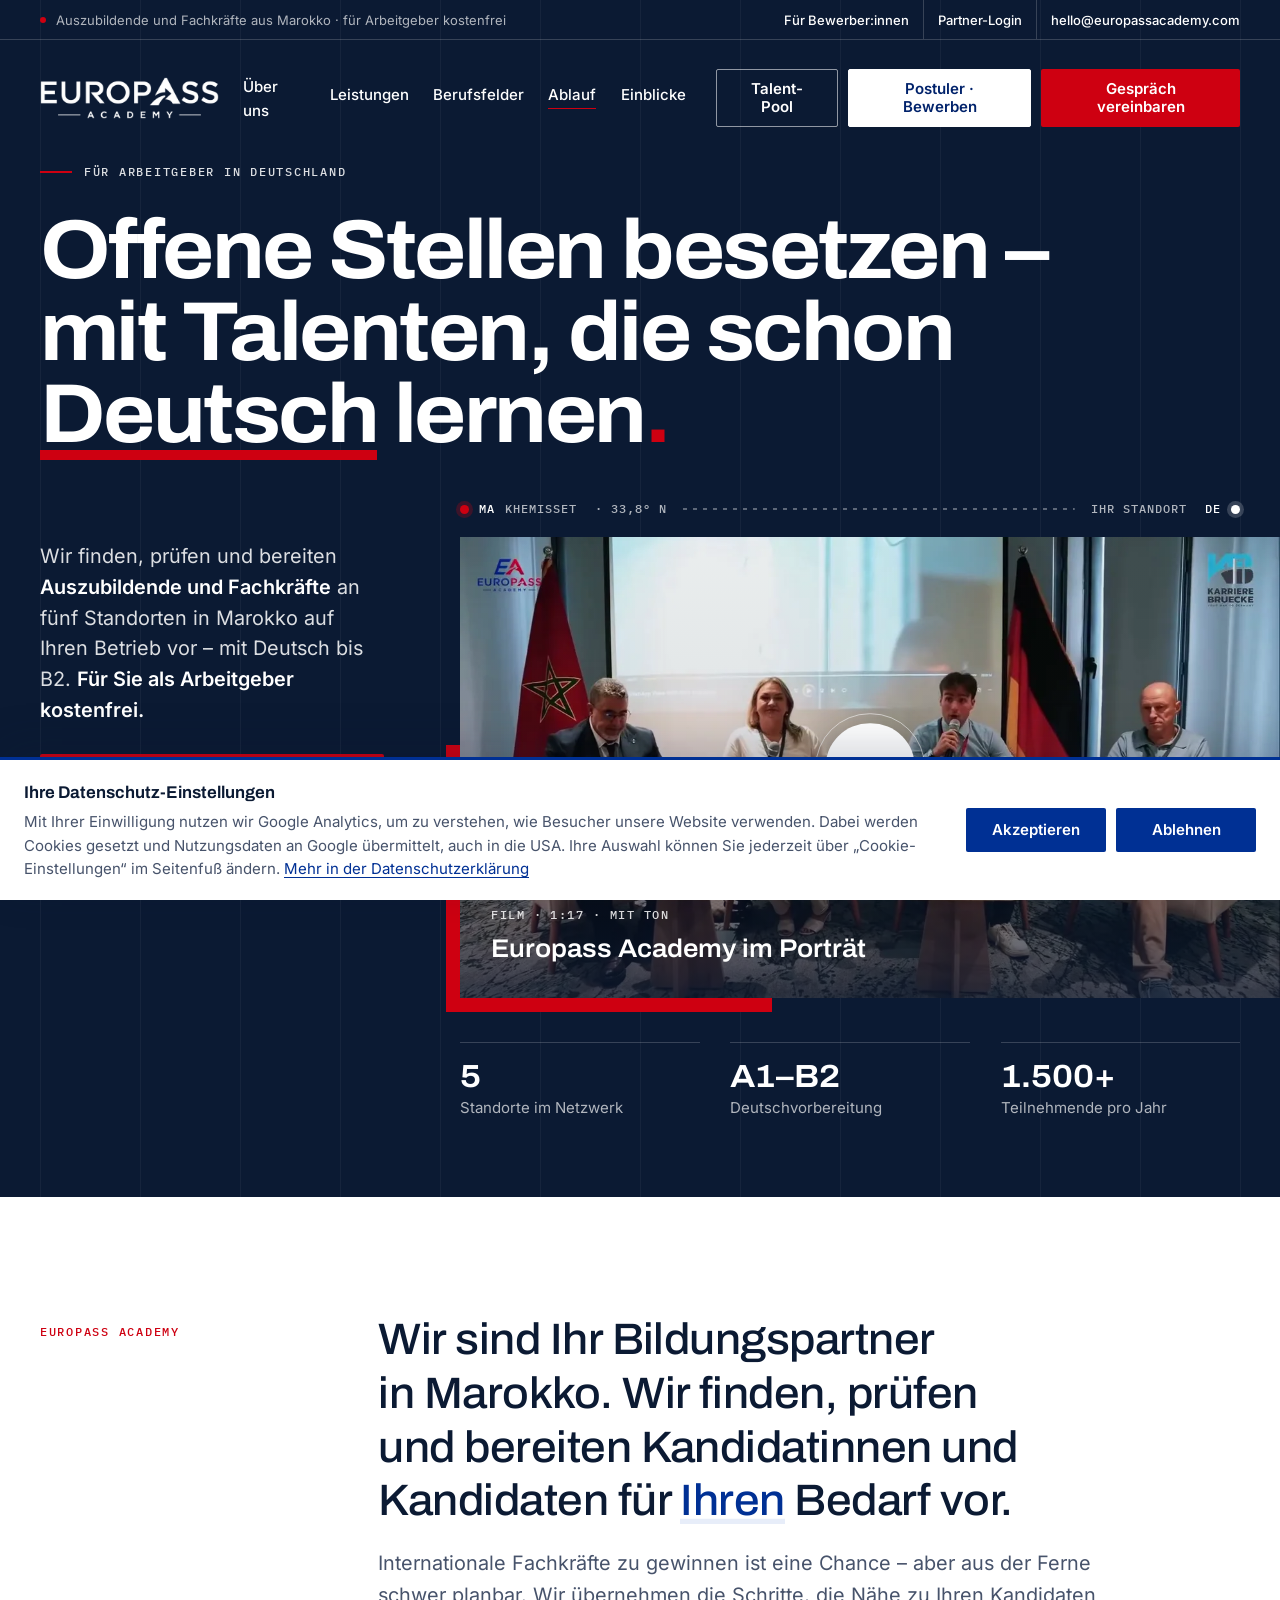
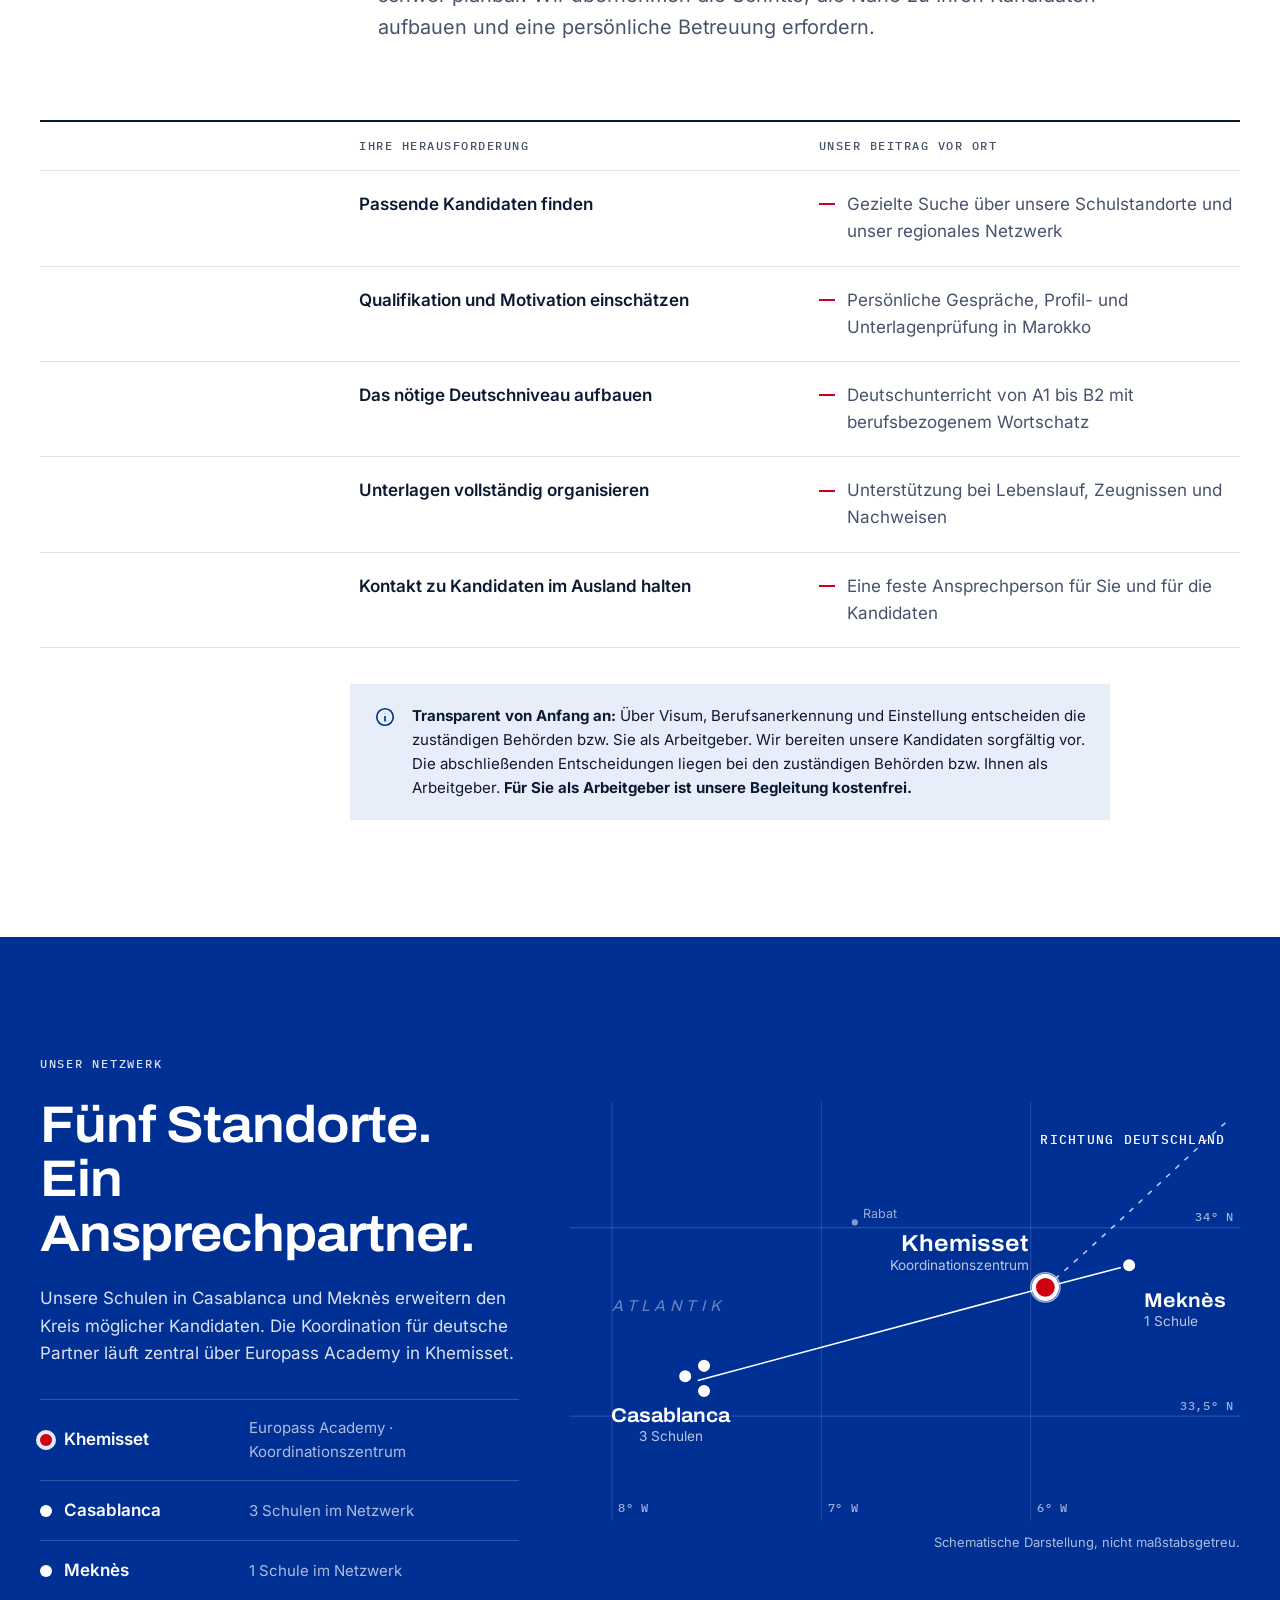
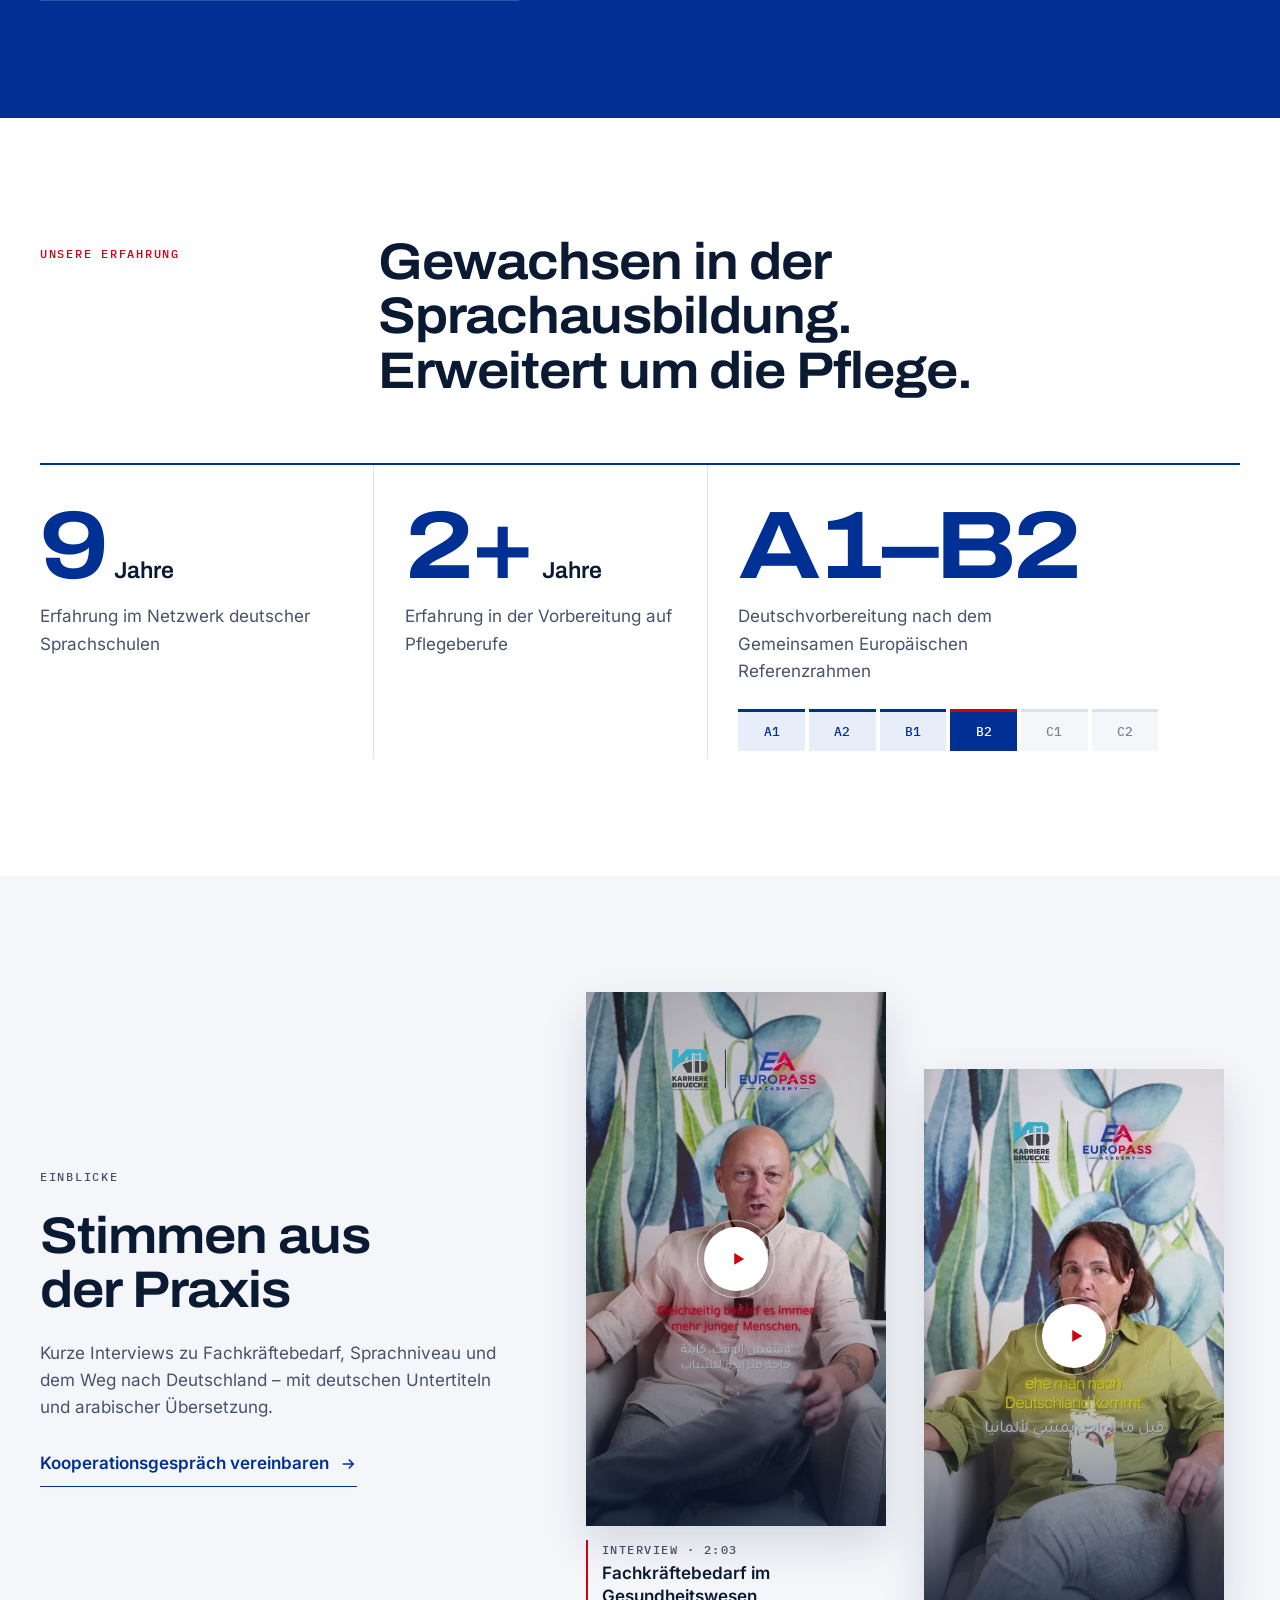
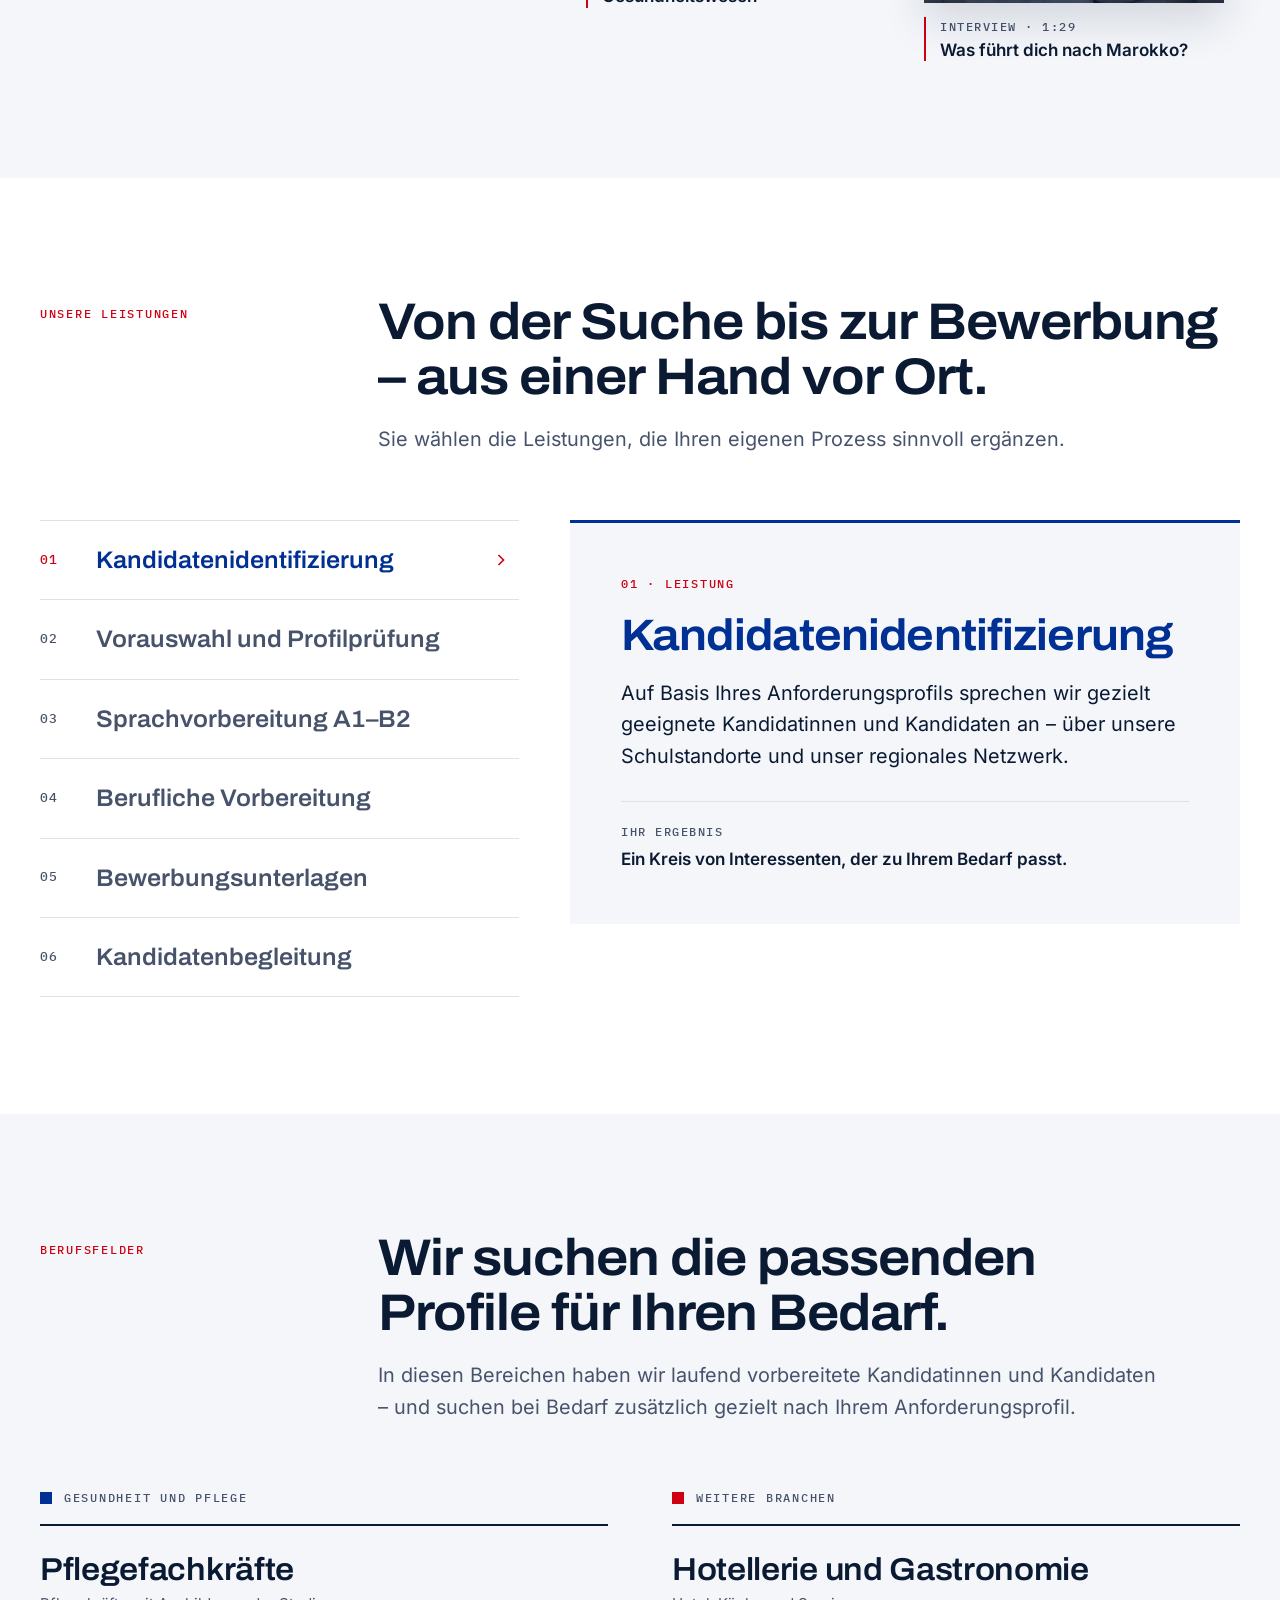
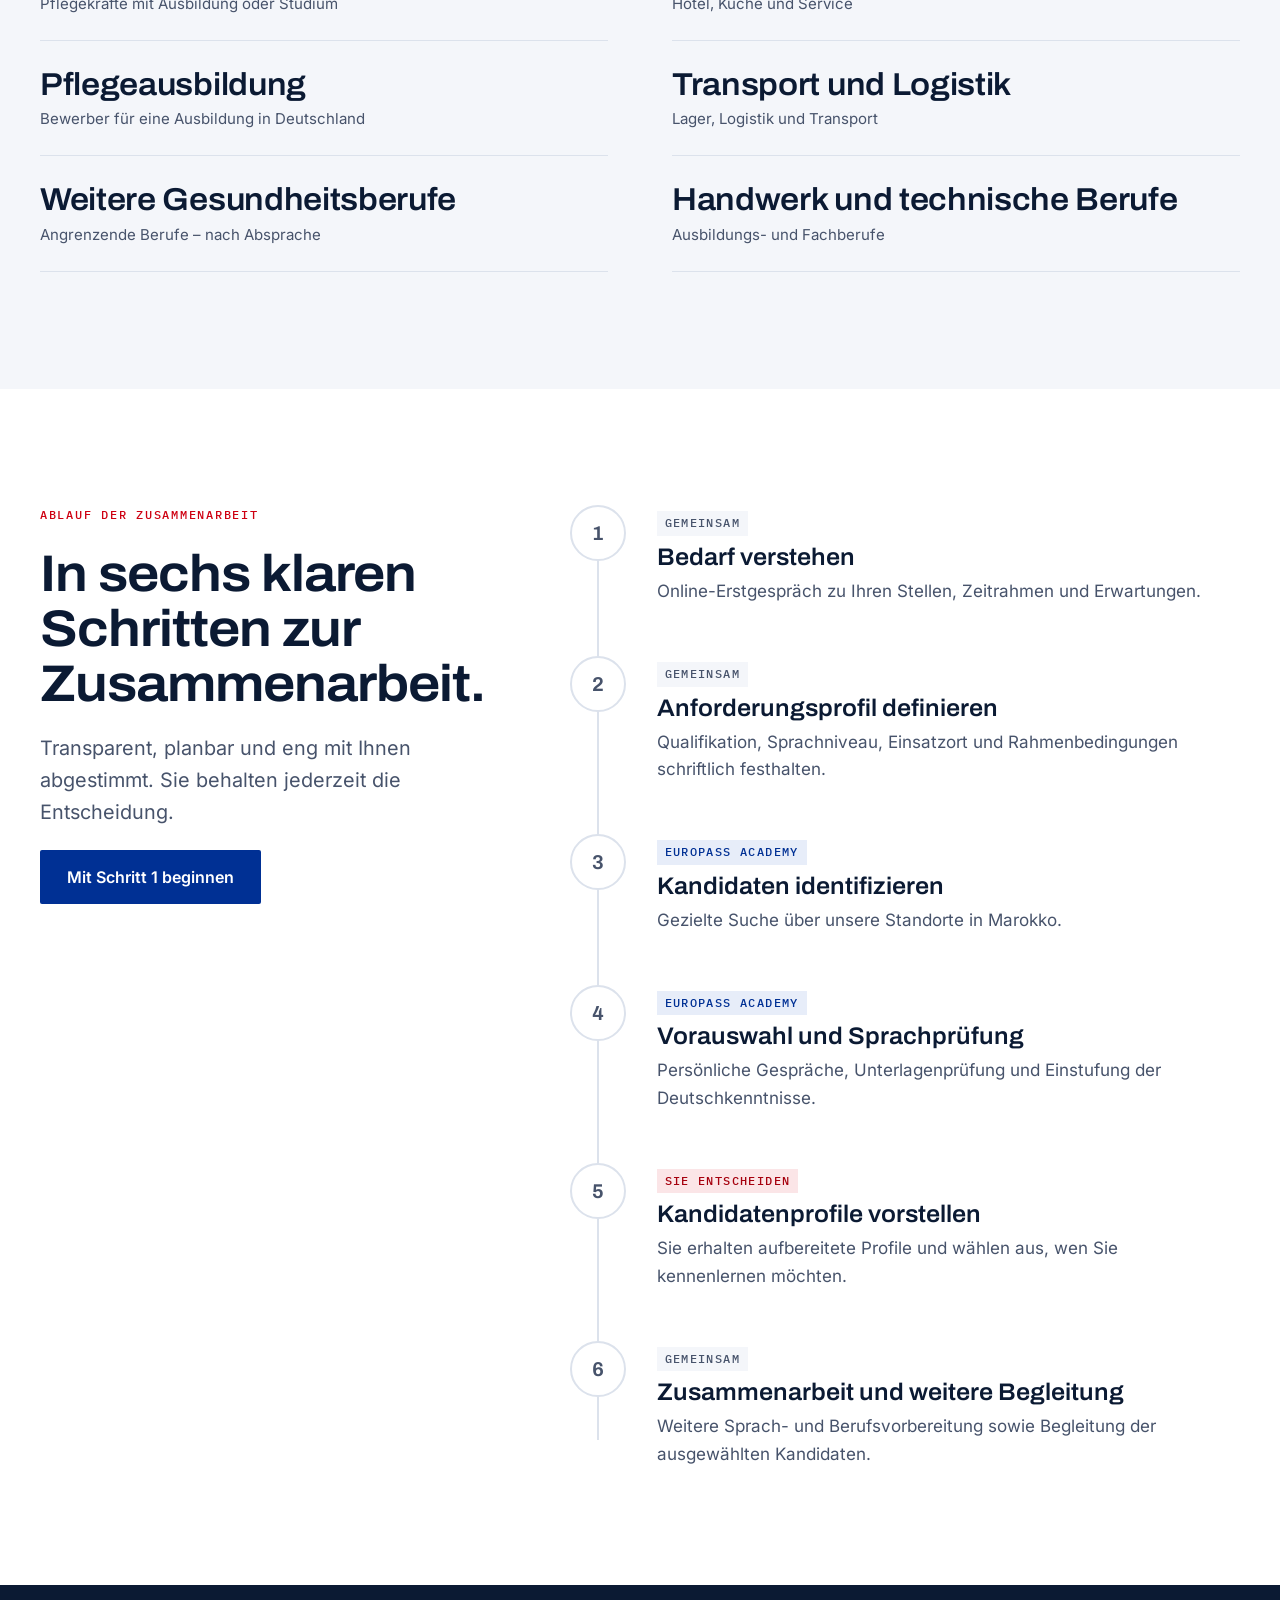
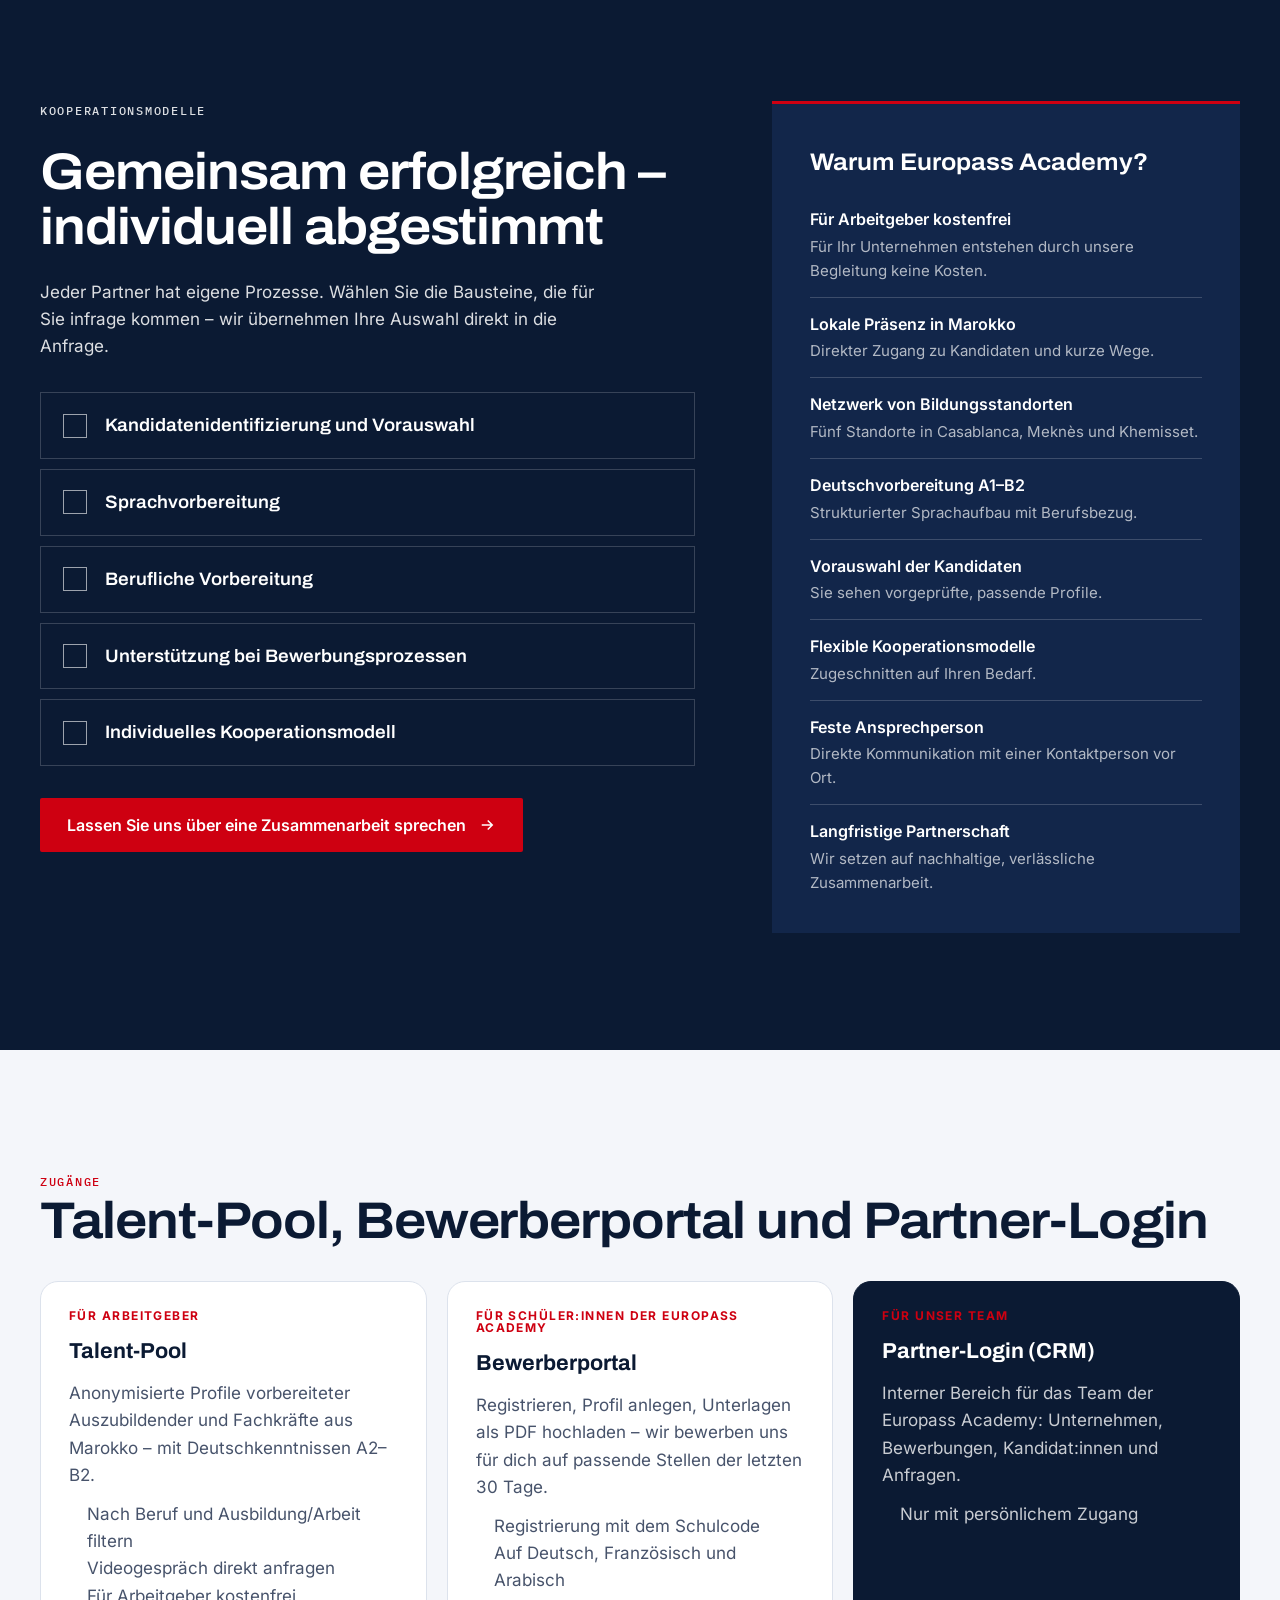
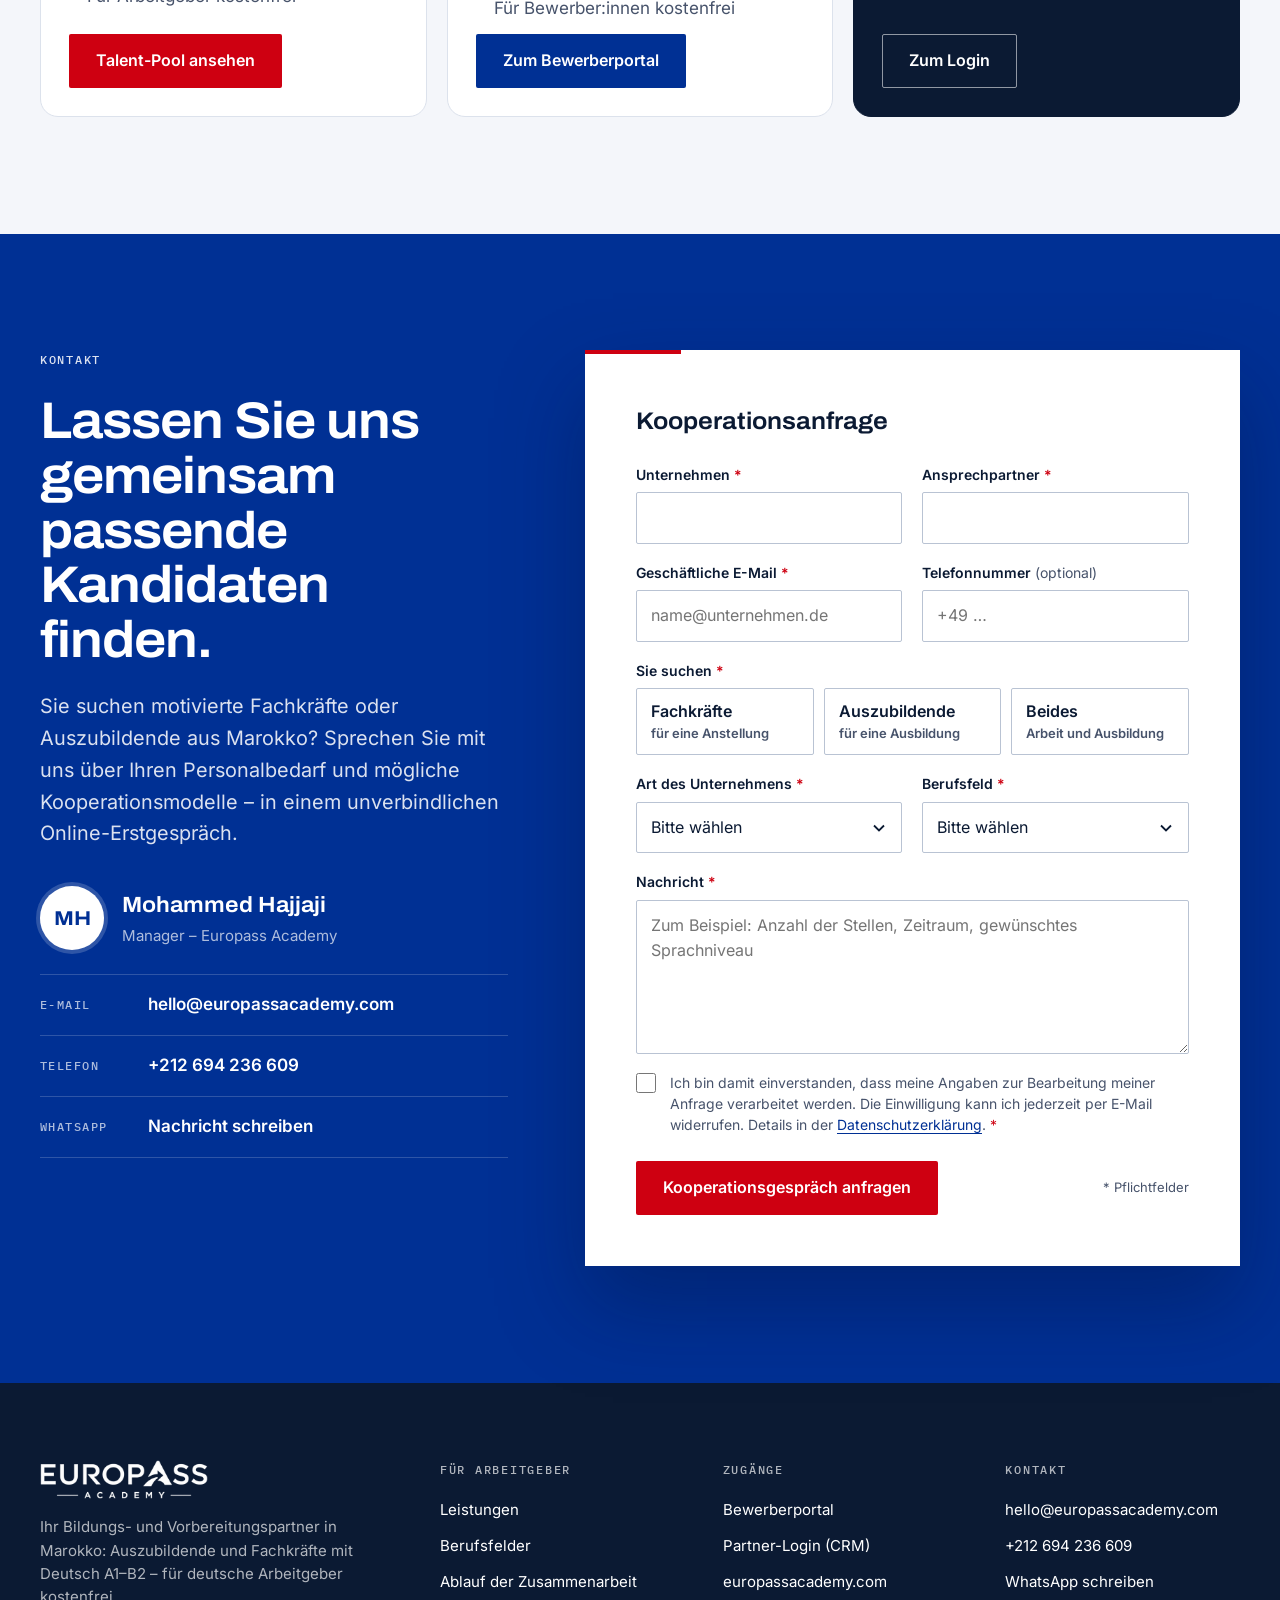
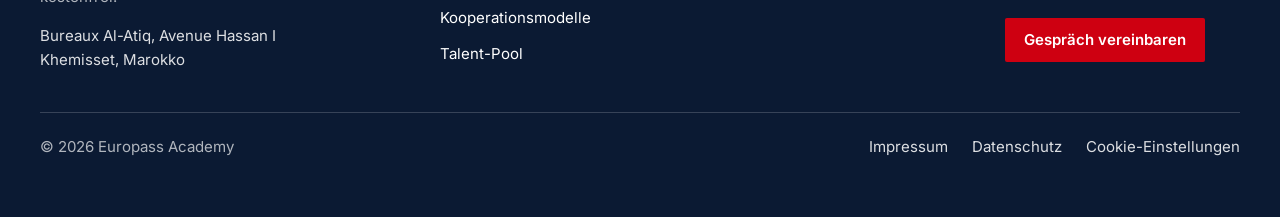
<file: index.html>
<!doctype html>
<html lang="de">
<head>
<meta charset="utf-8">
<meta name="viewport" content="width=device-width, initial-scale=1, viewport-fit=cover">
<title>Europass Academy – Fachkräfte und Auszubildende aus Marokko</title>
<meta name="description" content="Europass Academy ist Ihr Bildungs- und Vorbereitungspartner in Marokko: Kandidatenauswahl, Deutsch A1–B2, berufliche Vorbereitung und persönliche Begleitung für deutsche Arbeitgeber.">
<meta name="theme-color" content="#0B1A33">
<meta property="og:type" content="website">
<meta property="og:title" content="Europass Academy – Ihr Partner vor Ort in Marokko">
<meta property="og:description" content="Offene Stellen besetzen – mit Auszubildenden und Fachkräften aus Marokko, die schon Deutsch lernen. Vorausgewählt, vorbereitet, persönlich begleitet. Für Arbeitgeber kostenfrei.">
<meta property="og:image" content="assets/img/poster-hero.jpg">
<meta property="og:locale" content="de_DE">
<link rel="preload" href="assets/fonts/archivo-var.woff2" as="font" type="font/woff2" crossorigin>
<link rel="preload" href="assets/fonts/inter-var.woff2" as="font" type="font/woff2" crossorigin>
<link rel="icon" href="assets/img/favicon.png" type="image/png">
<link rel="stylesheet" href="css/main.css">
<script>document.documentElement.classList.add('js');</script>
<style>
/* Formular: Telefon + Auswahl Arbeit/Ausbildung */
.opt { font-weight: 400; color: var(--muted); }
.field input[type="tel"] { width: 100%; min-height: 50px; padding: 12px 14px; border: 1px solid #B9C3D3; border-radius: 2px; background: var(--white); font-size: 1rem; color: var(--ink); transition: border-color .2s, box-shadow .2s; }
.field input[type="tel"]:hover { border-color: #8D9AB0; }
.field input[type="tel"]:focus { outline: none; border-color: var(--blue); box-shadow: 0 0 0 3px rgba(0,48,148,0.18); }
.choice { border: 0; margin: 0; padding: 0; min-width: 0; }
.choice legend { padding: 0; margin-bottom: 6px; font-size: 0.875rem; font-weight: 600; }
.choice__row { display: grid; grid-template-columns: repeat(3, minmax(0, 1fr)); gap: 10px; }
.choice__item { position: relative; display: block; cursor: pointer; }
.choice__item input { position: absolute; opacity: 0; width: 1px; height: 1px; }
.choice__item span { display: grid; gap: 2px; min-height: 64px; padding: 12px 14px; border: 1px solid #B9C3D3; border-radius: 2px; font-size: 0.8125rem; color: var(--muted); line-height: 1.35; transition: border-color .2s, background-color .2s, box-shadow .2s; }
.choice__item strong { font-size: 1rem; color: var(--ink); font-weight: 600; }
.choice__item:hover span { border-color: #8D9AB0; }
.choice__item input:checked + span { border-color: var(--blue); background: var(--blue-tint); box-shadow: inset 0 0 0 1px var(--blue); }
.choice__item input:checked + span strong { color: var(--blue); }
.choice__item input:focus-visible + span { outline: 3px solid var(--red); outline-offset: 2px; }
.choice.is-invalid .choice__item span { border-color: var(--red); }
@media (max-width: 640px) { .choice__row { grid-template-columns: minmax(0, 1fr); } .choice__item span { min-height: 0; } }

/* Einwilligungs-Banner (Google Analytics) */
.cookie-banner[hidden] { display: none !important; }
.cookie-banner { position: fixed; left: 0; right: 0; bottom: 0; z-index: 60; background: var(--white); color: var(--ink); border-top: 3px solid var(--blue); box-shadow: 0 -12px 40px rgba(11,26,51,0.18); padding: 20px max(16px, env(safe-area-inset-right, 0px)) calc(20px + env(safe-area-inset-bottom, 0px)) max(16px, env(safe-area-inset-left, 0px)); }
.cookie-banner__inner { max-width: 1232px; margin: 0 auto; display: flex; flex-wrap: wrap; align-items: center; justify-content: space-between; gap: 16px 32px; }
.cookie-banner__text { flex: 1 1 520px; min-width: 0; font-size: 0.9375rem; line-height: 1.55; color: var(--muted); }
.cookie-banner__title { font-family: var(--font-display); font-weight: 650; font-size: 1.0625rem; color: var(--ink); margin-bottom: 4px; }
.cookie-banner__actions { display: flex; flex-wrap: wrap; gap: 10px; }
.cookie-banner__actions .btn { min-width: 140px; }
.footer-link { background: none; border: 0; padding: 0; min-height: 44px; color: var(--white); font: inherit; cursor: pointer; text-align: left; }
.footer-link:hover { text-decoration: underline; }
@media (max-width: 640px) { .cookie-banner__actions { width: 100%; } .cookie-banner__actions .btn { flex: 1 1 0; min-width: 0; } }

/* Kopfzeile: Servicezeile + Hauptnavigation für Arbeitgeber */
.topbar { display: none; }
.site-nav__actions { display: flex; align-items: center; gap: 10px; }
.btn--ghost { border-color: rgba(255,255,255,0.55); color: var(--white); background: transparent; }
.btn--ghost:hover { border-color: var(--white); background: rgba(255,255,255,0.08); color: var(--white); }
.site-header.is-solid .btn--ghost { border-color: var(--blue); color: var(--blue); }
.site-header.is-solid .btn--ghost:hover { background: var(--blue-tint); color: var(--blue-deep); }
.site-nav__extra { display: none; }
.btn--candidat { background: var(--white); border-color: var(--white); color: var(--blue-deep); }
.btn--candidat:hover { background: var(--blue-tint); border-color: var(--blue-tint); color: var(--blue-deep); }
.site-header.is-solid .btn--candidat { background: var(--blue); border-color: var(--blue); color: var(--white); }
.site-header.is-solid .btn--candidat:hover { background: var(--blue-deep); border-color: var(--blue-deep); color: var(--white); }
@media (min-width: 961px) {
  :root { --header-h: 116px; }
  .topbar { display: block; max-height: 40px; overflow: hidden; border-bottom: 1px solid var(--line-dark); transition: max-height .3s var(--ease), opacity .25s var(--ease), border-color .3s var(--ease); }
  .topbar__inner { max-width: calc(var(--max) + var(--gutter) + var(--gutter-r)); margin-inline: auto; padding: 0 var(--gutter-r) 0 var(--gutter); height: 40px; display: flex; align-items: center; justify-content: space-between; gap: 24px; font-size: 0.8125rem; color: var(--on-dark-soft); }
  .topbar__claim { display: flex; align-items: center; gap: 10px; min-width: 0; white-space: nowrap; overflow: hidden; text-overflow: ellipsis; }
  .topbar__dot { width: 6px; height: 6px; border-radius: 50%; background: var(--red); flex: none; }
  .topbar__links { display: flex; flex: none; }
  .topbar__links li + li { border-left: 1px solid var(--line-dark); }
  .topbar__links a { display: inline-flex; align-items: center; min-height: 40px; padding: 0 14px; color: var(--white); text-decoration: none; font-weight: 500; }
  .topbar__links li:last-child a { padding-right: 0; }
  .topbar__links a:hover { color: var(--white); text-decoration: underline; }
  .site-header.is-solid .topbar { max-height: 0; opacity: 0; border-color: transparent; }
  .site-nav__list { gap: clamp(14px, 1.9vw, 28px); }
}
@media (min-width: 961px) and (max-width: 1180px) {
  .nav-opt, .topbar__links li:last-child { display: none; }
  .topbar__links li:nth-last-child(2) a { padding-right: 0; }
}
@media (max-width: 960px) {
  .site-nav__actions { flex-direction: column; align-items: stretch; margin-top: 16px; }
  .site-nav .site-nav__actions .btn { margin-top: 0; }
  .btn--ghost, .site-header.is-solid .btn--ghost { border-color: var(--blue); color: var(--blue); }
  .btn--candidat, .site-header.is-solid .btn--candidat { background: var(--blue); border-color: var(--blue); color: var(--white); }
  .site-nav__extra { display: grid; margin-top: 14px; }
  .site-nav__extra a { display: flex; align-items: center; min-height: 48px; color: var(--muted); text-decoration: none; font-size: 0.9375rem; border-bottom: 1px solid var(--line); }
}

/* Hero: Hervorhebung */
.hero__em { font-style: normal; box-shadow: inset 0 -0.12em 0 var(--red); }
.hero__lead strong { color: var(--white); font-weight: 600; }

/* Footer: Spalten + Rechtliches */
.site-footer { padding-top: clamp(56px, 6vw, 80px); }
.ft-grid { display: grid; grid-template-columns: minmax(0, 1.5fr) repeat(3, minmax(0, 1fr)); gap: 40px 48px; padding-bottom: 40px; border-bottom: 1px solid var(--line-dark); }
.ft-brand { display: grid; gap: 16px; align-content: start; max-width: 360px; }
.ft-brand img { width: 168px; height: auto; }
.ft-brand p { line-height: 1.55; }
.ft-brand address { font-style: normal; line-height: 1.55; color: var(--on-dark); }
.ft-title { font-family: var(--font-mono); font-size: var(--fs-label); font-weight: 500; letter-spacing: 0.14em; text-transform: uppercase; color: var(--on-dark-soft); margin-bottom: 12px; }
.ft-col ul { display: grid; }
.ft-col a:not(.btn) { color: var(--white); text-decoration: none; display: inline-flex; align-items: center; min-height: 36px; }
.ft-col a:not(.btn):hover { color: var(--white); text-decoration: underline; }
.ft-cta { margin-top: 18px; }
.ft-bottom { display: flex; flex-wrap: wrap; justify-content: space-between; align-items: center; gap: 4px 24px; padding-top: 12px; }
.ft-legal { display: flex; flex-wrap: wrap; gap: 0 24px; }
.ft-legal a, .ft-legal .footer-link { color: var(--on-dark); text-decoration: none; min-height: 44px; display: inline-flex; align-items: center; }
.ft-legal a:hover, .ft-legal .footer-link:hover { color: var(--white); text-decoration: underline; }
@media (max-width: 1000px) { .ft-grid { grid-template-columns: repeat(3, minmax(0, 1fr)); } .ft-brand { grid-column: 1 / -1; max-width: 560px; } }
@media (max-width: 640px) {
  .ft-grid { grid-template-columns: repeat(2, minmax(0, 1fr)); gap: 28px 20px; }
  .ft-brand, .ft-grid > .ft-col:last-child { grid-column: 1 / -1; }
  .ft-col a:not(.btn) { min-height: 44px; }
  .ft-cta { width: 100%; }
  .ft-bottom { flex-direction: column-reverse; align-items: flex-start; }
}
</style>
</head>
<body>
<a class="skip-link" href="#main">Zum Inhalt springen</a>

<!-- ============ HEADER ============ -->
<header class="site-header" data-header>
  <div class="topbar">
    <div class="topbar__inner">
      <p class="topbar__claim"><span class="topbar__dot" aria-hidden="true"></span>Auszubildende und Fachkräfte aus Marokko · für Arbeitgeber kostenfrei</p>
      <ul class="topbar__links" aria-label="Weitere Zugänge">
        <li><a href="https://crm.europassacademy.de/portail/?lang=de">Für Bewerber:innen</a></li>
        <li><a href="https://crm.europassacademy.de/" rel="nofollow">Partner-Login</a></li>
        <li><a href="mailto:hello@europassacademy.com">hello@europassacademy.com</a></li>
      </ul>
    </div>
  </div>
  <div class="site-header__inner">
    <a class="brand" href="#top" aria-label="Europass Academy – zum Seitenanfang">
      <picture class="brand__logo brand__logo--light">
        <source srcset="assets/img/europass-logo-white.webp" type="image/webp">
        <img src="assets/img/europass-logo-white.png" alt="Europass Academy" width="200" height="48">
      </picture>
      <picture class="brand__logo brand__logo--color">
        <source srcset="assets/img/europass-logo.webp" type="image/webp">
        <img src="assets/img/europass-logo.png" alt="" width="200" height="48">
      </picture>
    </a>
    <button class="nav-toggle" type="button" aria-expanded="false" aria-controls="site-nav" data-nav-toggle>
      <span class="nav-toggle__bars" aria-hidden="true"></span>
      <span class="nav-toggle__label">Menü</span>
    </button>
    <nav class="site-nav" id="site-nav" aria-label="Hauptnavigation" data-nav>
      <ul class="site-nav__list">
        <li><a href="#akademie">Über uns</a></li>
        <li><a href="#leistungen">Leistungen</a></li>
        <li><a href="#berufsfelder">Berufsfelder</a></li>
        <li><a href="#ablauf">Ablauf</a></li>
        <li class="nav-opt"><a href="#einblicke">Einblicke</a></li>
      </ul>
      <div class="site-nav__actions">
        <a class="btn btn--ghost btn--sm" href="https://crm.europassacademy.de/talente/">Talent-Pool</a>
        <a class="btn btn--candidat btn--sm" href="https://crm.europassacademy.de/portail/?lang=fr" title="Bewerberportal für Kandidat:innen – auf Französisch, Arabisch und Deutsch" translate="no">Postuler · Bewerben</a>
        <a class="btn btn--red btn--sm" href="#kontakt">Gespräch vereinbaren</a>
      </div>
      <ul class="site-nav__extra" aria-label="Weitere Zugänge">
        <li><a href="https://crm.europassacademy.de/portail/?lang=de">Für Bewerber:innen – Bewerberportal</a></li>
        <li><a href="https://crm.europassacademy.de/" rel="nofollow">Partner-Login (CRM)</a></li>
      </ul>
    </nav>
  </div>
</header>

<main id="main">

<!-- ============ 1 HERO ============ -->
<section class="hero" id="top" aria-labelledby="hero-title">
  <div class="wrap hero__intro">
    <div class="hero__head">
      <p class="eyebrow eyebrow--light"><span class="eyebrow__mark" aria-hidden="true"></span>Für Arbeitgeber in Deutschland</p>
      <h1 class="hero__title" id="hero-title">
        <span class="hero__line">Offene Stellen besetzen –</span>
        <span class="hero__line">mit Talenten, die schon</span>
        <span class="hero__line"><em class="hero__em">Deutsch</em> lernen<span class="hero__dot">.</span></span>
      </h1>
    </div>
  </div>

  <div class="hero__stage">
    <div class="hero__route" aria-hidden="true">
      <span class="route__end"><span class="route__dot route__dot--red"></span><span class="route__code">MA</span> Khemisset<span class="route__hide-sm">&nbsp;· 33,8° N</span></span>
      <svg class="route__line" viewBox="0 0 600 12" preserveAspectRatio="none"><line x1="0" y1="6" x2="600" y2="6"/></svg>
      <span class="route__end route__end--right"><span class="route__hide-sm">Ihr Standort&nbsp;</span><span class="route__code">DE</span><span class="route__dot route__dot--white"></span></span>
    </div>

    <div class="hero__aside">
      <p class="hero__lead">Wir finden, prüfen und bereiten <strong>Auszubildende und Fachkräfte</strong> an fünf Standorten in Marokko auf Ihren Betrieb vor – mit Deutsch bis B2. <strong>Für Sie als Arbeitgeber kostenfrei.</strong></p>
      <div class="btn-row">
        <a class="btn btn--red" href="#kontakt">Kooperationsgespräch vereinbaren<svg class="btn__icon" viewBox="0 0 24 24" aria-hidden="true"><path d="M5 12h14M13 6l6 6-6 6"/></svg></a>
        <a class="btn btn--outline-light" href="#akademie">Europass Academy kennenlernen</a>
      </div>
    </div>

    <ul class="hero__facts" aria-label="Europass Academy in Zahlen">
      <li><strong>5</strong><span>Standorte im Netzwerk</span></li>
      <li><strong>A1–B2</strong><span>Deutschvorbereitung</span></li>
      <li><strong>1.500+</strong><span>Teilnehmende pro Jahr</span></li>
    </ul>

    <figure class="player player--hero" data-player>
      <video preload="metadata" playsinline poster="assets/img/poster-hero.jpg" aria-label="Europass Academy im Film, 1 Minute 17 Sekunden">
        <source src="assets/video/europass-hero.mp4" type="video/mp4">
        Ihr Browser kann dieses Video nicht abspielen. <a href="assets/video/europass-hero.mp4">Video herunterladen</a>.
      </video>
      <button class="player__cover" type="button" data-play aria-label="Film abspielen: Europass Academy, 1 Minute 17 Sekunden, mit Ton">
        <picture>
          <source srcset="assets/img/poster-hero.webp" type="image/webp">
          <img class="player__poster" src="assets/img/poster-hero.jpg" alt="" width="1276" height="720">
        </picture>
        <span class="player__scrim" aria-hidden="true"></span>
        <span class="player__disc" aria-hidden="true"><svg viewBox="0 0 24 24"><path d="M8 5.5v13l11-6.5z"/></svg></span>
        <span class="player__meta" aria-hidden="true">
          <span class="player__kicker">Film · 1:17 · mit Ton</span>
          <span class="player__title">Europass Academy im Porträt</span>
        </span>
      </button>
    </figure>
  </div>
</section>

<!-- ============ A  AKADEMIE ============ -->
<section class="section" id="akademie" aria-labelledby="akademie-title">
  <div class="wrap">
    <div class="split split--intro">
      <p class="eyebrow">Europass Academy</p>
      <div>
        <h2 class="statement reveal" id="akademie-title">Wir sind Ihr Bildungs&shy;partner in Marokko. Wir finden, prüfen und bereiten Kandidatinnen und Kandidaten für <em>Ihren</em> Bedarf vor.</h2>
        <p class="lead reveal">Internationale Fachkräfte zu gewinnen ist eine Chance – aber aus der Ferne schwer planbar. Wir übernehmen die Schritte, die Nähe zu Ihren Kandidaten aufbauen und eine persönliche Betreuung erfordern.</p>
      </div>
    </div>

    <div class="matrix reveal" role="table" aria-label="Herausforderungen und unser Beitrag vor Ort">
      <div class="matrix__head" role="row">
        <span role="columnheader">Ihre Herausforderung</span>
        <span role="columnheader">Unser Beitrag vor Ort</span>
      </div>
      <div class="matrix__row" role="row">
        <span role="cell">Passende Kandidaten finden</span>
        <span role="cell">Gezielte Suche über unsere Schulstandorte und unser regionales Netzwerk</span>
      </div>
      <div class="matrix__row" role="row">
        <span role="cell">Qualifikation und Motivation einschätzen</span>
        <span role="cell">Persönliche Gespräche, Profil- und Unterlagenprüfung in Marokko</span>
      </div>
      <div class="matrix__row" role="row">
        <span role="cell">Das nötige Deutschniveau aufbauen</span>
        <span role="cell">Deutschunterricht von A1 bis B2 mit berufsbezogenem Wortschatz</span>
      </div>
      <div class="matrix__row" role="row">
        <span role="cell">Unterlagen vollständig organisieren</span>
        <span role="cell">Unterstützung bei Lebenslauf, Zeugnissen und Nachweisen</span>
      </div>
      <div class="matrix__row" role="row">
        <span role="cell">Kontakt zu Kandidaten im Ausland halten</span>
        <span role="cell">Eine feste Ansprechperson für Sie und für die Kandidaten</span>
      </div>
    </div>

    <aside class="notice reveal" aria-label="Hinweis zur Aufgabenteilung">
      <svg class="notice__icon" viewBox="0 0 24 24" aria-hidden="true"><circle cx="12" cy="12" r="9"/><path d="M12 11v6M12 7.5v.5"/></svg>
      <p><strong>Transparent von Anfang an:</strong> Über Visum, Berufsanerkennung und Einstellung entscheiden die zuständigen Behörden bzw. Sie als Arbeitgeber. Wir bereiten unsere Kandidaten sorgfältig vor. Die abschließenden Entscheidungen liegen bei den zuständigen Behörden bzw. Ihnen als Arbeitgeber. <strong>Für Sie als Arbeitgeber ist unsere Begleitung kostenfrei.</strong></p>
    </aside>
  </div>
</section>

<!-- ============ B  NETZWERK ============ -->
<section class="section section--blue" id="netzwerk" aria-labelledby="netzwerk-title">
  <div class="wrap split split--network">
    <div class="network__text">
      <p class="eyebrow eyebrow--light">Unser Netzwerk</p>
      <h2 class="h2" id="netzwerk-title">Fünf Standorte.<br>Ein Ansprechpartner.</h2>
      <p class="network__lead">Unsere Schulen in Casablanca und Meknès erweitern den Kreis möglicher Kandidaten. Die Koordination für deutsche Partner läuft zentral über Europass Academy in Khemisset.</p>
      <dl class="legend">
        <div class="legend__item">
          <dt><span class="legend__dot legend__dot--hub" aria-hidden="true"></span>Khemisset</dt>
          <dd>Europass Academy · Koordinationszentrum</dd>
        </div>
        <div class="legend__item">
          <dt><span class="legend__dot" aria-hidden="true"></span>Casablanca</dt>
          <dd>3 Schulen im Netzwerk</dd>
        </div>
        <div class="legend__item">
          <dt><span class="legend__dot" aria-hidden="true"></span>Meknès</dt>
          <dd>1 Schule im Netzwerk</dd>
        </div>
      </dl>
    </div>

    <figure class="netmap reveal">
      <svg viewBox="0 0 640 400" role="img" aria-labelledby="netmap-title">
        <title id="netmap-title">Schematische Karte: drei Schulen in Casablanca und eine in Meknès, verbunden mit dem Koordinationszentrum in Khemisset</title>
        <g class="netmap__grid">
          <line x1="40" y1="0" x2="40" y2="400"/><line x1="240" y1="0" x2="240" y2="400"/><line x1="440" y1="0" x2="440" y2="400"/>
          <line x1="0" y1="120" x2="640" y2="120"/><line x1="0" y1="300" x2="640" y2="300"/>
        </g>
        <g class="netmap__ticks">
          <text x="46" y="392">8° W</text><text x="246" y="392">7° W</text><text x="446" y="392">6° W</text>
          <text x="634" y="114" text-anchor="end">34° N</text><text x="634" y="294" text-anchor="end">33,5° N</text>
        </g>
        <text class="netmap__sea" x="40" y="200">Atlantik</text>
        <!-- links -->
        <g class="netmap__links">
          <path d="M454 177 L122 266"/><path d="M454 177 L530 157"/>
        </g>
        <path class="netmap__de" d="M454 177 C 520 120, 570 70, 628 18"/>
        <text class="netmap__de-label" x="626" y="40" text-anchor="end">Richtung Deutschland</text>
        <!-- Rabat reference -->
        <circle class="netmap__ref" cx="272" cy="115" r="3"/>
        <text class="netmap__ref-label" x="280" y="111">Rabat</text>
        <!-- Casablanca cluster -->
        <g class="netmap__school">
          <circle cx="110" cy="262" r="7"/><circle cx="128" cy="276" r="7"/><circle cx="128" cy="252" r="7"/>
        </g>
        <text class="netmap__label" x="96" y="306" text-anchor="middle">Casablanca</text>
        <text class="netmap__sub" x="96" y="324" text-anchor="middle">3 Schulen</text>
        <!-- Meknes -->
        <g class="netmap__school"><circle cx="534" cy="156" r="7"/></g>
        <text class="netmap__label" x="548" y="196">Meknès</text>
        <text class="netmap__sub" x="548" y="214">1 Schule</text>
        <!-- Khemisset hub -->
        <circle class="netmap__pulse" cx="454" cy="177" r="14"/>
        <circle class="netmap__hub" cx="454" cy="177" r="11"/>
        <text class="netmap__label netmap__label--hub" x="438" y="142" text-anchor="end">Khemisset</text>
        <text class="netmap__sub" x="438" y="160" text-anchor="end">Koordinationszentrum</text>
      </svg>
      <figcaption>Schematische Darstellung, nicht maßstabsgetreu.</figcaption>
    </figure>
  </div>
</section>

<!-- ============ C  ERFAHRUNG ============ -->
<section class="section" id="erfahrung" aria-labelledby="erfahrung-title">
  <div class="wrap">
    <div class="split split--head">
      <p class="eyebrow">Unsere Erfahrung</p>
      <h2 class="h2" id="erfahrung-title">Gewachsen in der Sprach&shy;ausbildung. Erweitert um die Pflege.</h2>
    </div>
    <div class="figures">
      <div class="figure reveal">
        <p class="figure__num">9<span class="figure__unit">Jahre</span></p>
        <p class="figure__label">Erfahrung im Netzwerk deutscher Sprachschulen</p>
      </div>
      <div class="figure reveal">
        <p class="figure__num">2+<span class="figure__unit">Jahre</span></p>
        <p class="figure__label">Erfahrung in der Vorbereitung auf Pflegeberufe</p>
      </div>
      <div class="figure figure--wide reveal">
        <p class="figure__num">A1–B2</p>
        <p class="figure__label">Deutschvorbereitung nach dem Gemeinsamen Europäischen Referenzrahmen</p>
        <ol class="cefr" aria-label="Sprachniveaus nach GER, Europass bereitet von A1 bis B2 vor">
          <li class="is-on">A1</li><li class="is-on">A2</li><li class="is-on">B1</li><li class="is-on is-top">B2</li><li>C1</li><li>C2</li>
        </ol>
      </div>
    </div>
  </div>
</section>

<!-- ============ G  EINBLICKE (Video-Stories) ============ -->
<section class="section section--grey" id="einblicke" aria-labelledby="einblicke-title">
  <div class="wrap split split--stories">
    <div class="stories__text">
      <p class="eyebrow">Einblicke</p>
      <h2 class="h2" id="einblicke-title">Stimmen aus der Praxis</h2>
      <p>Kurze Interviews zu Fachkräftebedarf, Sprachniveau und dem Weg nach Deutschland – mit deutschen Untertiteln und arabischer Übersetzung.</p>
      <a class="link-arrow" href="#kontakt">Kooperationsgespräch vereinbaren<svg viewBox="0 0 24 24" aria-hidden="true"><path d="M5 12h14M13 6l6 6-6 6"/></svg></a>
    </div>
    <div class="stories">
      <figure class="story reveal">
        <div class="player player--story" data-player>
          <video preload="none" playsinline poster="assets/img/poster-story-1.jpg" aria-label="Interview: Fachkräftebedarf im Gesundheitswesen, 2 Minuten 3 Sekunden">
            <source src="assets/video/europass-story-1.mp4" type="video/mp4">
          </video>
          <button class="player__cover" type="button" data-play aria-label="Interview abspielen: Fachkräftebedarf im Gesundheitswesen, 2 Minuten 3 Sekunden">
            <picture>
              <source srcset="assets/img/poster-story-1.webp" type="image/webp">
              <img class="player__poster" src="assets/img/poster-story-1.jpg" alt="" width="540" height="960" loading="lazy">
            </picture>
            <span class="player__scrim" aria-hidden="true"></span>
            <span class="player__disc player__disc--sm" aria-hidden="true"><svg viewBox="0 0 24 24"><path d="M8 5.5v13l11-6.5z"/></svg></span>
          </button>
        </div>
        <figcaption><span class="story__meta">Interview · 2:03</span><span class="story__title">Fachkräftebedarf im Gesundheitswesen</span></figcaption>
      </figure>
      <figure class="story story--offset reveal">
        <div class="player player--story" data-player>
          <video preload="none" playsinline poster="assets/img/poster-story-2.jpg" aria-label="Interview: Was führt dich nach Marokko?, 1 Minute 29 Sekunden">
            <source src="assets/video/europass-story-2.mp4" type="video/mp4">
          </video>
          <button class="player__cover" type="button" data-play aria-label="Interview abspielen: Was führt dich nach Marokko?, 1 Minute 29 Sekunden">
            <picture>
              <source srcset="assets/img/poster-story-2.webp" type="image/webp">
              <img class="player__poster" src="assets/img/poster-story-2.jpg" alt="" width="540" height="960" loading="lazy">
            </picture>
            <span class="player__scrim" aria-hidden="true"></span>
            <span class="player__disc player__disc--sm" aria-hidden="true"><svg viewBox="0 0 24 24"><path d="M8 5.5v13l11-6.5z"/></svg></span>
          </button>
        </div>
        <figcaption><span class="story__meta">Interview · 1:29</span><span class="story__title">Was führt dich nach Marokko?</span></figcaption>
      </figure>
    </div>
  </div>
</section>

<!-- ============ D  LEISTUNGEN ============ -->
<section class="section" id="leistungen" aria-labelledby="leistungen-title">
  <div class="wrap">
    <div class="split split--head">
      <p class="eyebrow">Unsere Leistungen</p>
      <div>
        <h2 class="h2" id="leistungen-title">Von der Suche bis zur Bewerbung – aus einer Hand vor Ort.</h2>
        <p class="lead">Sie wählen die Leistungen, die Ihren eigenen Prozess sinnvoll ergänzen.</p>
      </div>
    </div>

    <div class="services" data-services>
      <div class="service">
        <h3 class="service__head"><button type="button" class="service__tab" aria-expanded="true" aria-controls="svc-1" id="svc-1-tab"><span class="service__no">01</span>Kandidatenidentifizierung<svg class="service__chev" viewBox="0 0 24 24" aria-hidden="true"><path d="M9 6l6 6-6 6"/></svg></button></h3>
        <div class="service__panel" id="svc-1" role="region" aria-labelledby="svc-1-tab">
          <p class="service__kicker">01 · Leistung</p>
          <p class="service__title">Kandidatenidentifizierung</p>
          <p>Auf Basis Ihres Anforderungsprofils sprechen wir gezielt geeignete Kandidatinnen und Kandidaten an – über unsere Schulstandorte und unser regionales Netzwerk.</p>
          <p class="service__result"><span>Ihr Ergebnis</span>Ein Kreis von Interessenten, der zu Ihrem Bedarf passt.</p>
        </div>
      </div>
      <div class="service">
        <h3 class="service__head"><button type="button" class="service__tab" aria-expanded="false" aria-controls="svc-2" id="svc-2-tab"><span class="service__no">02</span>Vorauswahl und Profilprüfung<svg class="service__chev" viewBox="0 0 24 24" aria-hidden="true"><path d="M9 6l6 6-6 6"/></svg></button></h3>
        <div class="service__panel" id="svc-2" role="region" aria-labelledby="svc-2-tab">
          <p class="service__kicker">02 · Leistung</p>
          <p class="service__title">Vorauswahl und Profilprüfung</p>
          <p>Wir prüfen beruflichen Hintergrund, Qualifikationen, Motivation und Unterlagen – in persönlichen Gesprächen vor Ort.</p>
          <p class="service__result"><span>Ihr Ergebnis</span>Vorgeprüfte Profile statt ungefilterter Bewerbungen.</p>
        </div>
      </div>
      <div class="service">
        <h3 class="service__head"><button type="button" class="service__tab" aria-expanded="false" aria-controls="svc-3" id="svc-3-tab"><span class="service__no">03</span>Sprachvorbereitung A1–B2<svg class="service__chev" viewBox="0 0 24 24" aria-hidden="true"><path d="M9 6l6 6-6 6"/></svg></button></h3>
        <div class="service__panel" id="svc-3" role="region" aria-labelledby="svc-3-tab">
          <p class="service__kicker">03 · Leistung</p>
          <p class="service__title">Sprachvorbereitung A1–B2</p>
          <p>Strukturierter Deutschunterricht von A1 bis B2, ergänzt um berufsbezogenen Wortschatz – etwa für Pflege, Hotellerie oder Technik.</p>
          <p class="service__result"><span>Ihr Ergebnis</span>Sprachlich und beruflich optimal vorbereitete Kandidaten, die den Anforderungen Ihres Unternehmens gerecht werden.</p>
        </div>
      </div>
      <div class="service">
        <h3 class="service__head"><button type="button" class="service__tab" aria-expanded="false" aria-controls="svc-4" id="svc-4-tab"><span class="service__no">04</span>Berufliche Vorbereitung<svg class="service__chev" viewBox="0 0 24 24" aria-hidden="true"><path d="M9 6l6 6-6 6"/></svg></button></h3>
        <div class="service__panel" id="svc-4" role="region" aria-labelledby="svc-4-tab">
          <p class="service__kicker">04 · Leistung</p>
          <p class="service__title">Berufliche Vorbereitung</p>
          <p>Vorbereitung auf den deutschen Arbeitsalltag: Arbeitskultur, berufliche Kommunikation und Vorstellungsgespräche.</p>
          <p class="service__result"><span>Ihr Ergebnis</span>Ein besserer Start im Team und weniger Missverständnisse.</p>
        </div>
      </div>
      <div class="service">
        <h3 class="service__head"><button type="button" class="service__tab" aria-expanded="false" aria-controls="svc-5" id="svc-5-tab"><span class="service__no">05</span>Bewerbungsunterlagen<svg class="service__chev" viewBox="0 0 24 24" aria-hidden="true"><path d="M9 6l6 6-6 6"/></svg></button></h3>
        <div class="service__panel" id="svc-5" role="region" aria-labelledby="svc-5-tab">
          <p class="service__kicker">05 · Leistung</p>
          <p class="service__title">Bewerbungsunterlagen</p>
          <p>Unterstützung beim Lebenslauf nach deutschem Standard, sowie beim Zusammenstellen von Zeugnissen und Nachweisen.</p>
          <p class="service__result"><span>Ihr Ergebnis</span>Vollständige, übersichtliche Unterlagen für Ihre Entscheidung.</p>
        </div>
      </div>
      <div class="service">
        <h3 class="service__head"><button type="button" class="service__tab" aria-expanded="false" aria-controls="svc-6" id="svc-6-tab"><span class="service__no">06</span>Kandidatenbegleitung<svg class="service__chev" viewBox="0 0 24 24" aria-hidden="true"><path d="M9 6l6 6-6 6"/></svg></button></h3>
        <div class="service__panel" id="svc-6" role="region" aria-labelledby="svc-6-tab">
          <p class="service__kicker">06 · Leistung</p>
          <p class="service__title">Kandidatenbegleitung</p>
          <p>Wir halten den Kontakt zu den Kandidaten und koordinieren Termine, Rückfragen und nächste Schritte – während der gesamten Vorbereitung und Bewerbung.</p>
          <p class="service__result"><span>Ihr Ergebnis</span>Eine Ansprechperson vor Ort, die den Prozess zusammenhält.</p>
        </div>
      </div>
    </div>
  </div>
</section>

<!-- ============ E  BERUFSFELDER ============ -->
<section class="section section--grey" id="berufsfelder" aria-labelledby="berufsfelder-title">
  <div class="wrap">
    <div class="split split--head">
      <p class="eyebrow">Berufsfelder</p>
      <div>
        <h2 class="h2" id="berufsfelder-title">Wir suchen die passenden Profile für Ihren Bedarf.</h2>
        <p class="lead">In diesen Bereichen haben wir laufend vorbereitete Kandidatinnen und Kandidaten – und suchen bei Bedarf zusätzlich gezielt nach Ihrem Anforderungsprofil.</p>
      </div>
    </div>
    <div class="fields">
      <div class="fields__group reveal">
        <p class="fields__cat"><span class="fields__swatch fields__swatch--blue" aria-hidden="true"></span>Gesundheit und Pflege</p>
        <ul class="fields__list">
          <li><span class="fields__name">Pflegefachkräfte</span><span class="fields__desc">Pflegekräfte mit Ausbildung oder Studium</span></li>
          <li><span class="fields__name">Pflegeausbildung</span><span class="fields__desc">Bewerber für eine Ausbildung in Deutschland</span></li>
          <li><span class="fields__name">Weitere Gesundheitsberufe</span><span class="fields__desc">Angrenzende Berufe – nach Absprache</span></li>
        </ul>
      </div>
      <div class="fields__group reveal">
        <p class="fields__cat"><span class="fields__swatch fields__swatch--red" aria-hidden="true"></span>Weitere Branchen</p>
        <ul class="fields__list">
          <li><span class="fields__name">Hotellerie und Gastronomie</span><span class="fields__desc">Hotel, Küche und Service</span></li>
          <li><span class="fields__name">Transport und Logistik</span><span class="fields__desc">Lager, Logistik und Transport</span></li>
          <li><span class="fields__name">Handwerk und technische Berufe</span><span class="fields__desc">Ausbildungs- und Fachberufe</span></li>
        </ul>
      </div>
    </div>
  </div>
</section>

<!-- ============ F  ABLAUF ============ -->
<section class="section" id="ablauf" aria-labelledby="ablauf-title">
  <div class="wrap split split--process">
    <div class="process__intro">
      <p class="eyebrow">Ablauf der Zusammenarbeit</p>
      <h2 class="h2" id="ablauf-title">In sechs klaren Schritten zur Zusammenarbeit.</h2>
      <p class="lead">Transparent, planbar und eng mit Ihnen abgestimmt. Sie behalten jederzeit die Entscheidung.</p>
      <a class="btn btn--blue" href="#kontakt">Mit Schritt 1 beginnen</a>
    </div>
    <div class="timeline" data-timeline>
      <span class="timeline__rail" aria-hidden="true"><span class="timeline__fill" data-timeline-fill></span></span>
      <ol class="timeline__list">
      <li class="step" data-step>
        <span class="step__no" aria-hidden="true">1</span>
        <div class="step__body"><p class="step__who step__who--both">Gemeinsam</p><h3 class="step__title">Bedarf verstehen</h3><p>Online-Erstgespräch zu Ihren Stellen, Zeitrahmen und Erwartungen.</p></div>
      </li>
      <li class="step" data-step>
        <span class="step__no" aria-hidden="true">2</span>
        <div class="step__body"><p class="step__who step__who--both">Gemeinsam</p><h3 class="step__title">Anforderungsprofil definieren</h3><p>Qualifikation, Sprachniveau, Einsatzort und Rahmenbedingungen schriftlich festhalten.</p></div>
      </li>
      <li class="step" data-step>
        <span class="step__no" aria-hidden="true">3</span>
        <div class="step__body"><p class="step__who">Europass Academy</p><h3 class="step__title">Kandidaten identifizieren</h3><p>Gezielte Suche über unsere Standorte in Marokko.</p></div>
      </li>
      <li class="step" data-step>
        <span class="step__no" aria-hidden="true">4</span>
        <div class="step__body"><p class="step__who">Europass Academy</p><h3 class="step__title">Vorauswahl und Sprachprüfung</h3><p>Persönliche Gespräche, Unterlagenprüfung und Einstufung der Deutschkenntnisse.</p></div>
      </li>
      <li class="step" data-step>
        <span class="step__no" aria-hidden="true">5</span>
        <div class="step__body"><p class="step__who step__who--you">Sie entscheiden</p><h3 class="step__title">Kandidatenprofile vorstellen</h3><p>Sie erhalten aufbereitete Profile und wählen aus, wen Sie kennenlernen möchten.</p></div>
      </li>
      <li class="step" data-step>
        <span class="step__no" aria-hidden="true">6</span>
        <div class="step__body"><p class="step__who step__who--both">Gemeinsam</p><h3 class="step__title">Zusammenarbeit und weitere Begleitung</h3><p>Weitere Sprach- und Berufsvorbereitung sowie Begleitung der ausgewählten Kandidaten.</p></div>
      </li>
      </ol>
    </div>
  </div>
</section>

<!-- ============ KOOPERATION ============ -->
<section class="section section--navy" id="kooperation" aria-labelledby="kooperation-title">
  <div class="wrap split split--coop">
    <div>
      <p class="eyebrow eyebrow--light">Kooperationsmodelle</p>
      <h2 class="h2" id="kooperation-title">Gemeinsam erfolgreich&nbsp;– individuell abgestimmt</h2>
      <p class="coop__lead">Jeder Partner hat eigene Prozesse. Wählen Sie die Bausteine, die für Sie infrage kommen – wir übernehmen Ihre Auswahl direkt in die Anfrage.</p>
      <fieldset class="modules" data-modules>
        <legend class="visually-hidden">Bausteine für die Zusammenarbeit auswählen</legend>
        <label class="module"><input type="checkbox" id="mod-1" value="Kandidatenidentifizierung und Vorauswahl"><span class="module__box" aria-hidden="true"></span><span class="module__text">Kandidatenidentifizierung und Vorauswahl</span></label>
        <label class="module"><input type="checkbox" id="mod-2" value="Sprachvorbereitung"><span class="module__box" aria-hidden="true"></span><span class="module__text">Sprachvorbereitung</span></label>
        <label class="module"><input type="checkbox" id="mod-3" value="Berufliche Vorbereitung"><span class="module__box" aria-hidden="true"></span><span class="module__text">Berufliche Vorbereitung</span></label>
        <label class="module"><input type="checkbox" id="mod-4" value="Unterstützung bei Bewerbungsprozessen"><span class="module__box" aria-hidden="true"></span><span class="module__text">Unterstützung bei Bewerbungsprozessen</span></label>
        <label class="module"><input type="checkbox" id="mod-5" value="Individuelles Kooperationsmodell"><span class="module__box" aria-hidden="true"></span><span class="module__text">Individuelles Kooperationsmodell</span></label>
      </fieldset>
      <a class="btn btn--red" href="#kontakt" data-modules-cta>Lassen Sie uns über eine Zusammenarbeit sprechen<svg class="btn__icon" viewBox="0 0 24 24" aria-hidden="true"><path d="M5 12h14M13 6l6 6-6 6"/></svg></a>
      <p class="modules__count" aria-live="polite" data-modules-count></p>
    </div>
    <div class="why">
      <h3 class="why__title">Warum Europass Academy?</h3>
      <ul class="why__list">
        <li><strong>Für Arbeitgeber kostenfrei</strong>Für Ihr Unternehmen entstehen durch unsere Begleitung keine Kosten.</li>
        <li><strong>Lokale Präsenz in Marokko</strong>Direkter Zugang zu Kandidaten und kurze Wege.</li>
        <li><strong>Netzwerk von Bildungsstandorten</strong>Fünf Standorte in Casablanca, Meknès und Khemisset.</li>
        <li><strong>Deutschvorbereitung A1–B2</strong>Strukturierter Sprachaufbau mit Berufsbezug.</li>
        <li><strong>Vorauswahl der Kandidaten</strong>Sie sehen vorgeprüfte, passende Profile.</li>
        <li><strong>Flexible Kooperationsmodelle</strong>Zugeschnitten auf Ihren Bedarf.</li>
        <li><strong>Feste Ansprechperson</strong>Direkte Kommunikation mit einer Kontaktperson vor Ort.</li>
        <li><strong>Langfristige Partnerschaft</strong>Wir setzen auf nachhaltige, verlässliche Zusammenarbeit.</li>
      </ul>
    </div>
  </div>
</section>

<!-- ============ KONTAKT ============ -->
<section class="section section--grey" id="zugaenge" aria-labelledby="zugaenge-title">
  <style>
    .zugaenge { display: grid; grid-template-columns: repeat(3, 1fr); gap: 20px; margin-top: 32px; }
    .zugang { background: #fff; border: 1px solid var(--line); border-radius: 18px; padding: 28px; display: flex; flex-direction: column; gap: 12px; }
    .zugang__tag { font: 700 12px/1 var(--font-body); letter-spacing: .12em; text-transform: uppercase; color: var(--red); }
    .zugang h3 { font-family: var(--font-display); font-size: 1.35rem; margin: 0; color: var(--ink); }
    .zugang p { margin: 0; color: var(--muted); }
    .zugang ul { margin: 0; padding-left: 18px; color: var(--muted); }
    .zugang .btn { margin-top: auto; align-self: flex-start; }
    .zugang--dunkel { background: var(--navy); border-color: var(--navy); }
    .zugang--dunkel h3 { color: #fff; } .zugang--dunkel p, .zugang--dunkel ul { color: rgba(255,255,255,.78); }
    @media (max-width: 900px) { .zugaenge { grid-template-columns: 1fr; } }
  </style>
  <div class="wrap">
    <p class="eyebrow">Zugänge</p>
    <h2 class="h2" id="zugaenge-title">Talent-Pool, Bewerberportal und Partner-Login</h2>
    <div class="zugaenge">
      <article class="zugang">
        <span class="zugang__tag">Für Arbeitgeber</span>
        <h3>Talent-Pool</h3>
        <p>Anonymisierte Profile vorbereiteter Auszubildender und Fachkräfte aus Marokko – mit Deutschkenntnissen A2–B2.</p>
        <ul><li>Nach Beruf und Ausbildung/Arbeit filtern</li><li>Videogespräch direkt anfragen</li><li>Für Arbeitgeber kostenfrei</li></ul>
        <a class="btn btn--red" href="https://crm.europassacademy.de/talente/">Talent-Pool ansehen</a>
      </article>
      <article class="zugang">
        <span class="zugang__tag">Für Schüler:innen der Europass Academy</span>
        <h3>Bewerberportal</h3>
        <p>Registrieren, Profil anlegen, Unterlagen als PDF hochladen – wir bewerben uns für dich auf passende Stellen der letzten 30 Tage.</p>
        <ul><li>Registrierung mit dem Schulcode</li><li>Auf Deutsch, Französisch und Arabisch</li><li>Für Bewerber:innen kostenfrei</li></ul>
        <a class="btn btn--blue" href="https://crm.europassacademy.de/portail/?lang=de">Zum Bewerberportal</a>
      </article>
      <article class="zugang zugang--dunkel">
        <span class="zugang__tag">Für unser Team</span>
        <h3>Partner-Login (CRM)</h3>
        <p>Interner Bereich für das Team der Europass Academy: Unternehmen, Bewerbungen, Kandidat:innen und Anfragen.</p>
        <ul><li>Nur mit persönlichem Zugang</li></ul>
        <a class="btn btn--outline-light" href="https://crm.europassacademy.de/" rel="nofollow">Zum Login</a>
      </article>
    </div>
  </div>
</section>

<section class="section section--contact" id="kontakt" aria-labelledby="kontakt-title">
  <div class="wrap split split--contact">
    <div class="contact__intro">
      <p class="eyebrow eyebrow--light">Kontakt</p>
      <h2 class="h2" id="kontakt-title">Lassen Sie uns gemeinsam passende Kandidaten finden.</h2>
      <p class="contact__lead">Sie suchen motivierte Fachkräfte oder Auszubildende aus Marokko? Sprechen Sie mit uns über Ihren Personalbedarf und mögliche Kooperationsmodelle – in einem unverbindlichen Online-Erstgespräch.</p>
      <div class="person">
        <span class="person__mono" aria-hidden="true">MH</span>
        <div>
          <p class="person__name">Mohammed Hajjaji</p>
          <p class="person__role">Manager – Europass Academy</p>
        </div>
      </div>
      <ul class="contact__lines">
        <li><span class="contact__key">E-Mail</span><a href="mailto:hello@europassacademy.com">hello@europassacademy.com</a></li>
        <li><span class="contact__key">Telefon</span><a href="tel:+212694236609">+212 694 236 609</a></li>
        <li><span class="contact__key">WhatsApp</span><a href="https://wa.me/212694236609" rel="noopener">Nachricht schreiben</a></li>
      </ul>
    </div>

    <div class="form-card">
      <form class="form" id="kontaktformular" data-form data-endpoint="https://bxlkwieosclmmpxzgamp.supabase.co/rest/v1/partner_anfragen" novalidate>
        <h3 class="form__title">Kooperationsanfrage</h3>
        <div class="form__grid">
          <div class="field">
            <label for="f-unternehmen">Unternehmen <span class="req" aria-hidden="true">*</span></label>
            <input id="f-unternehmen" name="unternehmen" type="text" autocomplete="organization" required maxlength="160">
            <p class="field__error" id="f-unternehmen-err">Bitte geben Sie Ihr Unternehmen an.</p>
          </div>
          <div class="field">
            <label for="f-ansprechpartner">Ansprechpartner <span class="req" aria-hidden="true">*</span></label>
            <input id="f-ansprechpartner" name="ansprechpartner" type="text" autocomplete="name" required maxlength="120">
            <p class="field__error" id="f-ansprechpartner-err">Bitte geben Sie Ihren Namen an.</p>
          </div>
          <div class="field">
            <label for="f-email">Geschäftliche E-Mail <span class="req" aria-hidden="true">*</span></label>
            <input id="f-email" name="email" type="email" autocomplete="email" required maxlength="160" placeholder="name@unternehmen.de">
            <p class="field__error" id="f-email-err">Bitte geben Sie eine gültige E-Mail-Adresse an.</p>
          </div>
          <div class="field">
            <label for="f-telefon">Telefonnummer <span class="opt">(optional)</span></label>
            <input id="f-telefon" name="telefon" type="tel" autocomplete="tel" maxlength="40" placeholder="+49 …">
          </div>
          <fieldset class="field field--full choice">
            <legend>Sie suchen <span class="req" aria-hidden="true">*</span></legend>
            <div class="choice__row">
              <label class="choice__item" for="f-suche-1"><input id="f-suche-1" type="radio" name="gesucht" value="Fachkräfte (Arbeit)" required><span><strong>Fachkräfte</strong>für eine Anstellung</span></label>
              <label class="choice__item" for="f-suche-2"><input id="f-suche-2" type="radio" name="gesucht" value="Auszubildende (Ausbildung)" required><span><strong>Auszubildende</strong>für eine Ausbildung</span></label>
              <label class="choice__item" for="f-suche-3"><input id="f-suche-3" type="radio" name="gesucht" value="Beides" required><span><strong>Beides</strong>Arbeit und Ausbildung</span></label>
            </div>
            <p class="field__error">Bitte wählen Sie, ob Sie Fachkräfte oder Auszubildende suchen.</p>
          </fieldset>
          <div class="field">
            <label for="f-art">Art des Unternehmens <span class="req" aria-hidden="true">*</span></label>
            <select id="f-art" name="unternehmensart" required>
              <option value="">Bitte wählen</option>
              <option>Krankenhaus / Klinik</option>
              <option>Pflegeeinrichtung / Pflegedienst</option>
              <option>Pflegeschule / Bildungseinrichtung</option>
              <option>Personalvermittlung</option>
              <option>Hotellerie / Gastronomie</option>
              <option>Transport / Logistik</option>
              <option>Handwerk / Industrie</option>
              <option>Sonstiges</option>
            </select>
            <p class="field__error" id="f-art-err">Bitte wählen Sie die Art Ihres Unternehmens.</p>
          </div>
          <div class="field">
            <label for="f-bereich">Berufsfeld <span class="req" aria-hidden="true">*</span></label>
            <select id="f-bereich" name="berufsfeld" required>
              <option value="">Bitte wählen</option>
              <option>Pflegefachkräfte</option>
              <option>Pflegeausbildung</option>
              <option>Weitere Gesundheitsberufe</option>
              <option>Hotellerie und Gastronomie</option>
              <option>Transport und Logistik</option>
              <option>Handwerk und technische Berufe</option>
              <option>Mehrere Bereiche</option>
            </select>
            <p class="field__error" id="f-bereich-err">Bitte wählen Sie ein Berufsfeld.</p>
          </div>
          <div class="field field--full">
            <label for="f-nachricht">Nachricht <span class="req" aria-hidden="true">*</span></label>
            <textarea id="f-nachricht" name="nachricht" rows="5" required maxlength="4000" placeholder="Zum Beispiel: Anzahl der Stellen, Zeitraum, gewünschtes Sprachniveau"></textarea>
            <p class="field__error" id="f-nachricht-err">Bitte beschreiben Sie kurz Ihren Bedarf.</p>
          </div>
          <div class="field field--full field--hp" aria-hidden="true">
            <label for="f-website">Website</label>
            <input id="f-website" name="website" type="text" tabindex="-1" autocomplete="off">
          </div>
          <div class="field field--full">
            <label class="consent" for="f-consent">
              <input id="f-consent" name="einwilligung" type="checkbox" value="ja" required>
              <span>Ich bin damit einverstanden, dass meine Angaben zur Bearbeitung meiner Anfrage verarbeitet werden. Die Einwilligung kann ich jederzeit per E-Mail widerrufen. Details in der <a href="datenschutz.html">Datenschutzerklärung</a>. <span class="req" aria-hidden="true">*</span></span>
            </label>
            <p class="field__error" id="f-consent-err">Bitte bestätigen Sie die Einwilligung.</p>
          </div>
        </div>
        <div class="form__foot">
          <button class="btn btn--red" type="submit" data-submit>Kooperationsgespräch anfragen</button>
          <p class="form__note"><span aria-hidden="true">*</span> Pflichtfelder</p>
        </div>
        <div class="form__status" role="status" aria-live="polite" data-status hidden></div>
      </form>
    </div>
  </div>
</section>

</main>

<!-- ============ FOOTER ============ -->
<footer class="site-footer">
  <div class="wrap">
    <div class="ft-grid">
      <div class="ft-brand">
        <picture>
          <source srcset="assets/img/europass-logo-white.webp" type="image/webp">
          <img src="assets/img/europass-logo-white.png" alt="Europass Academy" width="168" height="40" loading="lazy">
        </picture>
        <p>Ihr Bildungs- und Vorbereitungspartner in Marokko: Auszubildende und Fachkräfte mit Deutsch A1–B2 – für deutsche Arbeitgeber kostenfrei.</p>
        <address>Bureaux Al-Atiq, Avenue Hassan I<br>Khemisset, Marokko</address>
      </div>
      <nav class="ft-col" aria-label="Für Arbeitgeber">
        <p class="ft-title">Für Arbeitgeber</p>
        <ul>
          <li><a href="#leistungen">Leistungen</a></li>
          <li><a href="#berufsfelder">Berufsfelder</a></li>
          <li><a href="#ablauf">Ablauf der Zusammenarbeit</a></li>
          <li><a href="#kooperation">Kooperationsmodelle</a></li>
          <li><a href="https://crm.europassacademy.de/talente/">Talent-Pool</a></li>
        </ul>
      </nav>
      <nav class="ft-col" aria-label="Zugänge">
        <p class="ft-title">Zugänge</p>
        <ul>
          <li><a href="https://crm.europassacademy.de/portail/?lang=de">Bewerberportal</a></li>
          <li><a href="https://crm.europassacademy.de/" rel="nofollow">Partner-Login (CRM)</a></li>
          <li><a href="https://www.europassacademy.com" rel="noopener">europassacademy.com</a></li>
        </ul>
      </nav>
      <div class="ft-col">
        <p class="ft-title">Kontakt</p>
        <ul>
          <li><a href="mailto:hello@europassacademy.com">hello@europassacademy.com</a></li>
          <li><a href="tel:+212694236609">+212 694 236 609</a></li>
          <li><a href="https://wa.me/212694236609" rel="noopener">WhatsApp schreiben</a></li>
        </ul>
        <a class="btn btn--red btn--sm ft-cta" href="#kontakt">Gespräch vereinbaren</a>
      </div>
    </div>
    <div class="ft-bottom">
      <p>© <span data-year>2026</span> Europass Academy</p>
      <ul class="ft-legal" aria-label="Rechtliches">
        <li><a href="impressum.html">Impressum</a></li>
        <li><a href="datenschutz.html">Datenschutz</a></li>
        <li><button type="button" class="footer-link" data-consent-open>Cookie-Einstellungen</button></li>
      </ul>
    </div>
  </div>
</footer>

<div class="cookie-banner" role="region" aria-labelledby="consent-title" data-consent hidden>
  <div class="cookie-banner__inner">
    <div class="cookie-banner__text">
      <p class="cookie-banner__title" id="consent-title">Ihre Datenschutz-Einstellungen</p>
      <p>Mit Ihrer Einwilligung nutzen wir Google Analytics, um zu verstehen, wie Besucher unsere Website verwenden. Dabei werden Cookies gesetzt und Nutzungsdaten an Google übermittelt, auch in die USA. Ihre Auswahl können Sie jederzeit über „Cookie-Einstellungen“ im Seitenfuß ändern. <a href="datenschutz.html#analyse">Mehr in der Datenschutzerklärung</a></p>
    </div>
    <div class="cookie-banner__actions">
      <button type="button" class="btn btn--blue btn--sm" data-consent-accept>Akzeptieren</button>
      <button type="button" class="btn btn--blue btn--sm" data-consent-decline>Ablehnen</button>
    </div>
  </div>
</div>

<a class="mobile-cta" href="#kontakt" data-mobile-cta>Kooperationsgespräch vereinbaren</a>

<script src="js/main.js" defer></script>
</body>
</html>
</file>
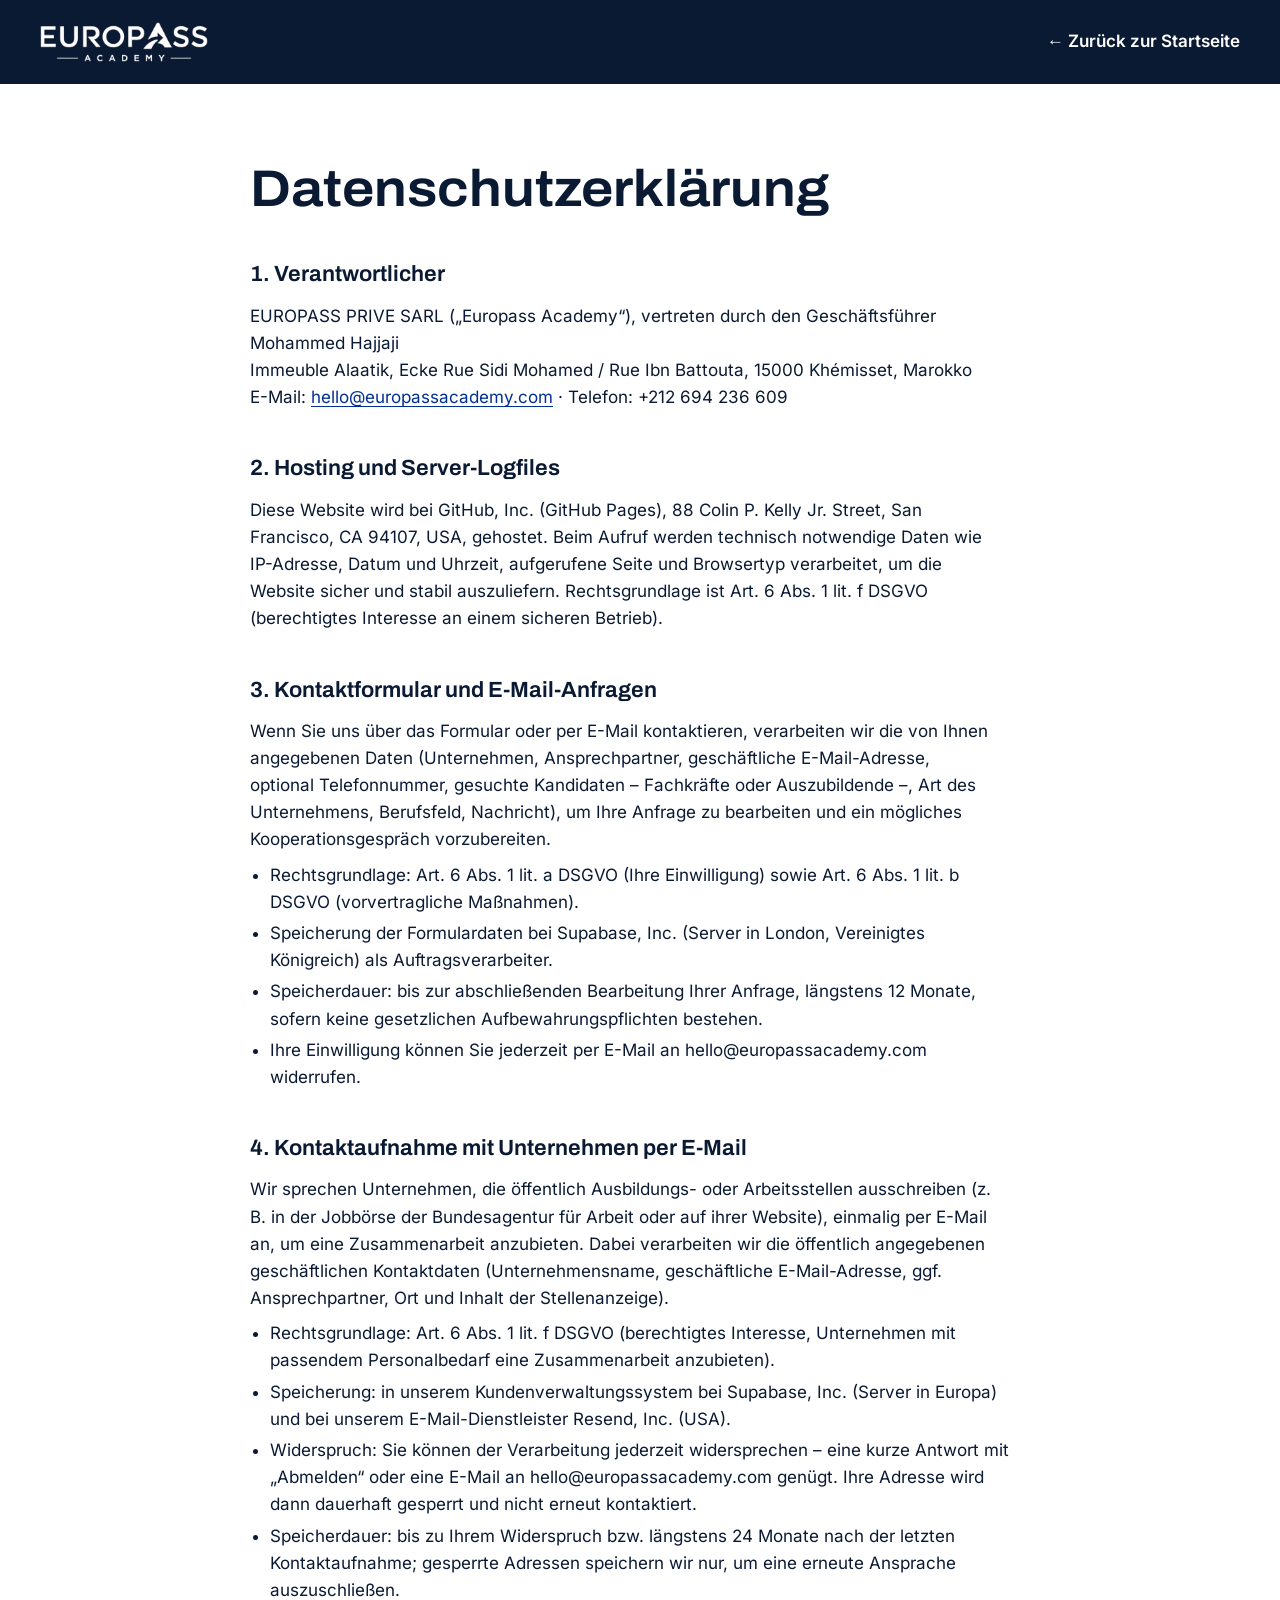
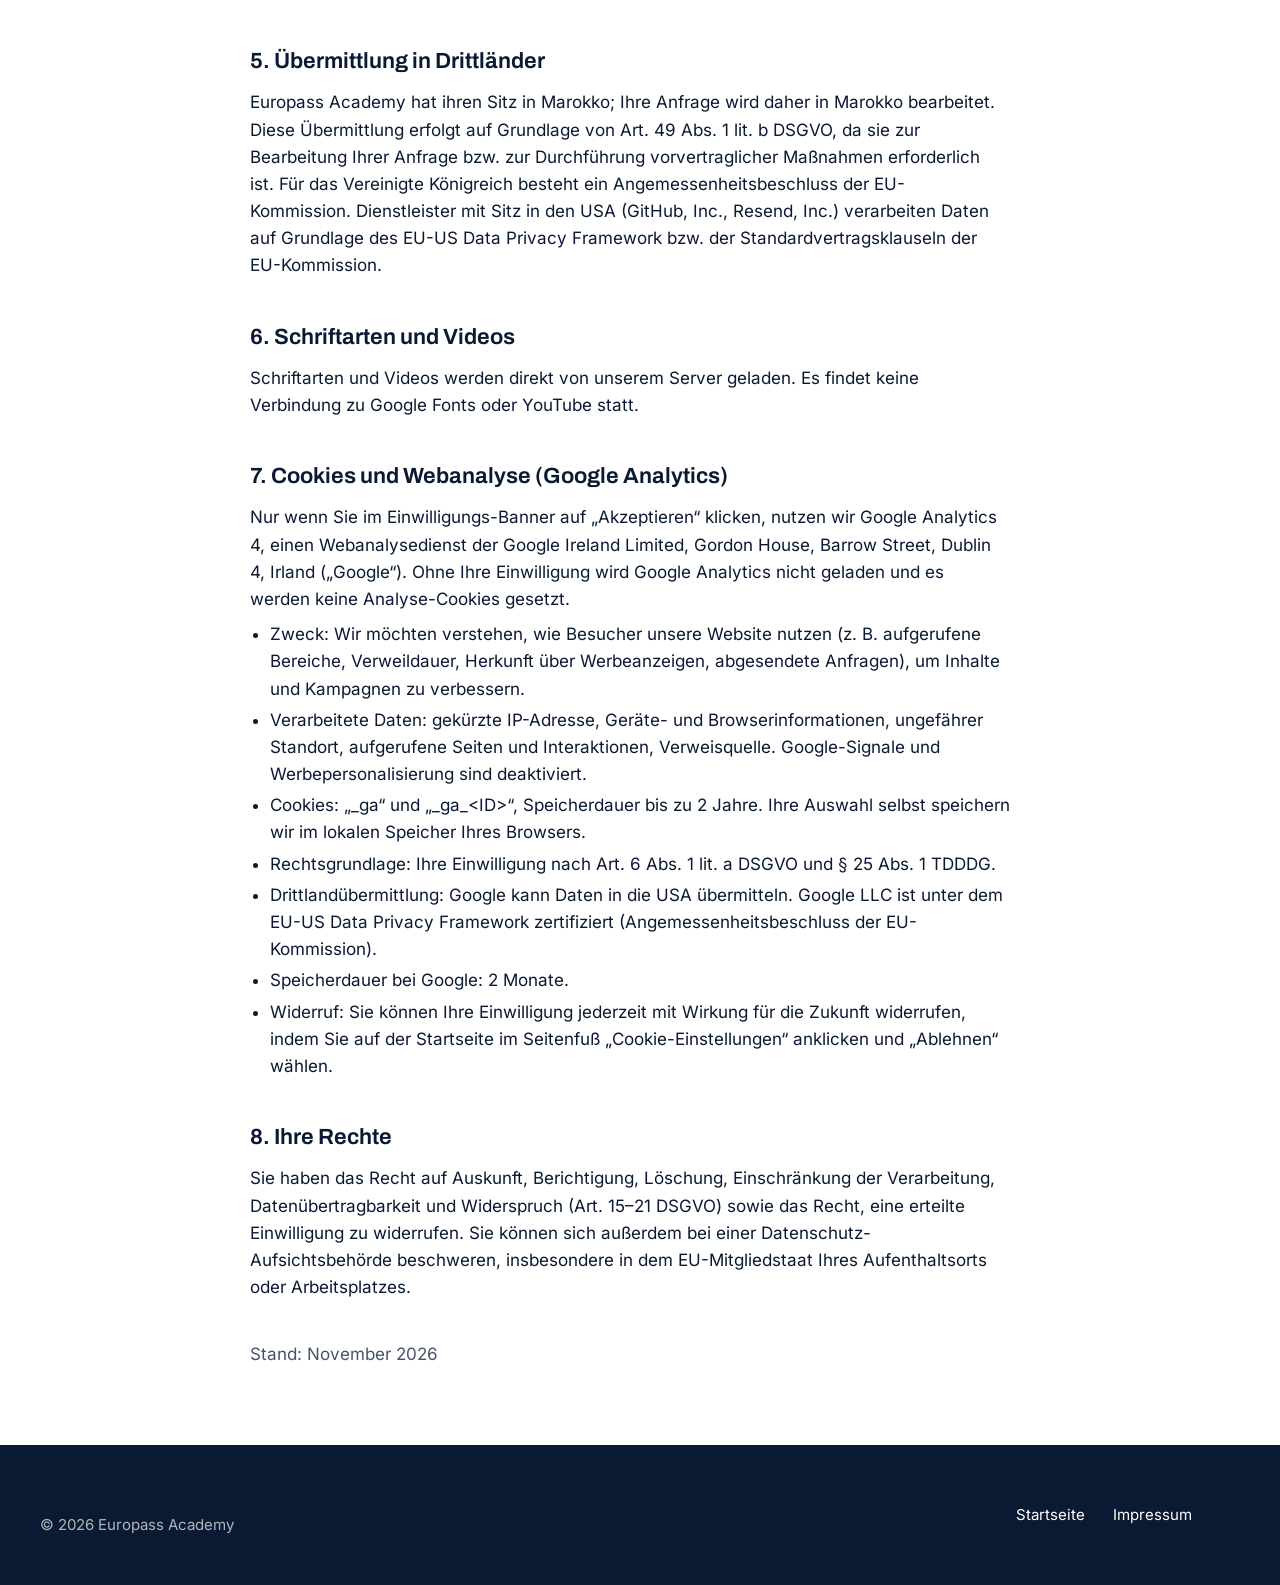
<file: datenschutz.html>
<!doctype html>
<html lang="de">
<head>
<meta charset="utf-8">
<meta name="viewport" content="width=device-width, initial-scale=1, viewport-fit=cover">
<title>Datenschutzerklärung – Europass Academy</title>
<meta name="robots" content="noindex, follow">
<link rel="stylesheet" href="css/main.css">
</head>
<body>
<header class="legal-header">
  <div class="wrap">
    <a href="index.html"><img src="assets/img/europass-logo-white.png" alt="Europass Academy – zur Startseite" width="168" height="40"></a>
    <a class="back" href="index.html">← Zurück zur Startseite</a>
  </div>
</header>
<main class="legal">
  <div class="wrap">
    <h1>Datenschutzerklärung</h1>

    <h2>1. Verantwortlicher</h2>
    <p>EUROPASS PRIVE SARL („Europass Academy“), vertreten durch den Geschäftsführer Mohammed Hajjaji<br>
    Immeuble Alaatik, Ecke Rue Sidi Mohamed / Rue Ibn Battouta, 15000 Khémisset, Marokko<br>
    E-Mail: <a href="mailto:hello@europassacademy.com">hello@europassacademy.com</a> · Telefon: +212 694 236 609</p>

    <h2>2. Hosting und Server-Logfiles</h2>
    <p>Diese Website wird bei GitHub, Inc. (GitHub Pages), 88 Colin P. Kelly Jr. Street, San Francisco, CA 94107, USA, gehostet. Beim Aufruf werden technisch notwendige Daten wie IP-Adresse, Datum und Uhrzeit, aufgerufene Seite und Browsertyp verarbeitet, um die Website sicher und stabil auszuliefern. Rechtsgrundlage ist Art. 6 Abs. 1 lit. f DSGVO (berechtigtes Interesse an einem sicheren Betrieb).</p>

    <h2>3. Kontaktformular und E-Mail-Anfragen</h2>
    <p>Wenn Sie uns über das Formular oder per E-Mail kontaktieren, verarbeiten wir die von Ihnen angegebenen Daten (Unternehmen, Ansprechpartner, geschäftliche E-Mail-Adresse, optional Telefonnummer, gesuchte Kandidaten – Fachkräfte oder Auszubildende –, Art des Unternehmens, Berufsfeld, Nachricht), um Ihre Anfrage zu bearbeiten und ein mögliches Kooperationsgespräch vorzubereiten.</p>
    <ul>
      <li>Rechtsgrundlage: Art. 6 Abs. 1 lit. a DSGVO (Ihre Einwilligung) sowie Art. 6 Abs. 1 lit. b DSGVO (vorvertragliche Maßnahmen).</li>
      <li>Speicherung der Formulardaten bei Supabase, Inc. (Server in London, Vereinigtes Königreich) als Auftragsverarbeiter.</li>
      <li>Speicherdauer: bis zur abschließenden Bearbeitung Ihrer Anfrage, längstens 12 Monate, sofern keine gesetzlichen Aufbewahrungspflichten bestehen.</li>
      <li>Ihre Einwilligung können Sie jederzeit per E-Mail an hello@europassacademy.com widerrufen.</li>
    </ul>

    <h2>4. Kontaktaufnahme mit Unternehmen per E-Mail</h2>
    <p>Wir sprechen Unternehmen, die öffentlich Ausbildungs- oder Arbeitsstellen ausschreiben (z. B. in der Jobbörse der Bundesagentur für Arbeit oder auf ihrer Website), einmalig per E-Mail an, um eine Zusammenarbeit anzubieten. Dabei verarbeiten wir die öffentlich angegebenen geschäftlichen Kontaktdaten (Unternehmensname, geschäftliche E-Mail-Adresse, ggf. Ansprechpartner, Ort und Inhalt der Stellenanzeige).</p>
    <ul>
      <li>Rechtsgrundlage: Art. 6 Abs. 1 lit. f DSGVO (berechtigtes Interesse, Unternehmen mit passendem Personalbedarf eine Zusammenarbeit anzubieten).</li>
      <li>Speicherung: in unserem Kundenverwaltungssystem bei Supabase, Inc. (Server in Europa) und bei unserem E-Mail-Dienstleister Resend, Inc. (USA).</li>
      <li>Widerspruch: Sie können der Verarbeitung jederzeit widersprechen – eine kurze Antwort mit „Abmelden“ oder eine E-Mail an hello@europassacademy.com genügt. Ihre Adresse wird dann dauerhaft gesperrt und nicht erneut kontaktiert.</li>
      <li>Speicherdauer: bis zu Ihrem Widerspruch bzw. längstens 24 Monate nach der letzten Kontaktaufnahme; gesperrte Adressen speichern wir nur, um eine erneute Ansprache auszuschließen.</li>
    </ul>

    <h2>5. Übermittlung in Drittländer</h2>
    <p>Europass Academy hat ihren Sitz in Marokko; Ihre Anfrage wird daher in Marokko bearbeitet. Diese Übermittlung erfolgt auf Grundlage von Art. 49 Abs. 1 lit. b DSGVO, da sie zur Bearbeitung Ihrer Anfrage bzw. zur Durchführung vorvertraglicher Maßnahmen erforderlich ist. Für das Vereinigte Königreich besteht ein Angemessenheitsbeschluss der EU-Kommission. Dienstleister mit Sitz in den USA (GitHub, Inc., Resend, Inc.) verarbeiten Daten auf Grundlage des EU-US Data Privacy Framework bzw. der Standardvertragsklauseln der EU-Kommission.</p>

    <h2>6. Schriftarten und Videos</h2>
    <p>Schriftarten und Videos werden direkt von unserem Server geladen. Es findet keine Verbindung zu Google Fonts oder YouTube statt.</p>

    <h2 id="analyse">7. Cookies und Webanalyse (Google Analytics)</h2>
    <p>Nur wenn Sie im Einwilligungs-Banner auf „Akzeptieren“ klicken, nutzen wir Google Analytics 4, einen Webanalysedienst der Google Ireland Limited, Gordon House, Barrow Street, Dublin 4, Irland („Google“). Ohne Ihre Einwilligung wird Google Analytics nicht geladen und es werden keine Analyse-Cookies gesetzt.</p>
    <ul>
      <li>Zweck: Wir möchten verstehen, wie Besucher unsere Website nutzen (z. B. aufgerufene Bereiche, Verweildauer, Herkunft über Werbeanzeigen, abgesendete Anfragen), um Inhalte und Kampagnen zu verbessern.</li>
      <li>Verarbeitete Daten: gekürzte IP-Adresse, Geräte- und Browserinformationen, ungefährer Standort, aufgerufene Seiten und Interaktionen, Verweisquelle. Google-Signale und Werbepersonalisierung sind deaktiviert.</li>
      <li>Cookies: „_ga“ und „_ga_&lt;ID&gt;“, Speicherdauer bis zu 2 Jahre. Ihre Auswahl selbst speichern wir im lokalen Speicher Ihres Browsers.</li>
      <li>Rechtsgrundlage: Ihre Einwilligung nach Art. 6 Abs. 1 lit. a DSGVO und § 25 Abs. 1 TDDDG.</li>
      <li>Drittlandübermittlung: Google kann Daten in die USA übermitteln. Google LLC ist unter dem EU-US Data Privacy Framework zertifiziert (Angemessenheitsbeschluss der EU-Kommission).</li>
      <li>Speicherdauer bei Google: 2 Monate.</li>
      <li>Widerruf: Sie können Ihre Einwilligung jederzeit mit Wirkung für die Zukunft widerrufen, indem Sie auf der Startseite im Seitenfuß „Cookie-Einstellungen“ anklicken und „Ablehnen“ wählen.</li>
    </ul>

    <h2>8. Ihre Rechte</h2>
    <p>Sie haben das Recht auf Auskunft, Berichtigung, Löschung, Einschränkung der Verarbeitung, Datenübertragbarkeit und Widerspruch (Art. 15–21 DSGVO) sowie das Recht, eine erteilte Einwilligung zu widerrufen. Sie können sich außerdem bei einer Datenschutz-Aufsichtsbehörde beschweren, insbesondere in dem EU-Mitgliedstaat Ihres Aufenthaltsorts oder Arbeitsplatzes.</p>

    <p style="margin-top:40px;color:var(--muted)">Stand: November 2026</p>
  </div>
</main>
<footer class="site-footer">
  <div class="wrap site-footer__inner">
    <p>© 2026 Europass Academy</p>
    <nav class="site-footer__nav" aria-label="Rechtliches"><a href="index.html">Startseite</a><a href="impressum.html">Impressum</a></nav>
    <span></span>
  </div>
</footer>
</body>
</html>
</file>
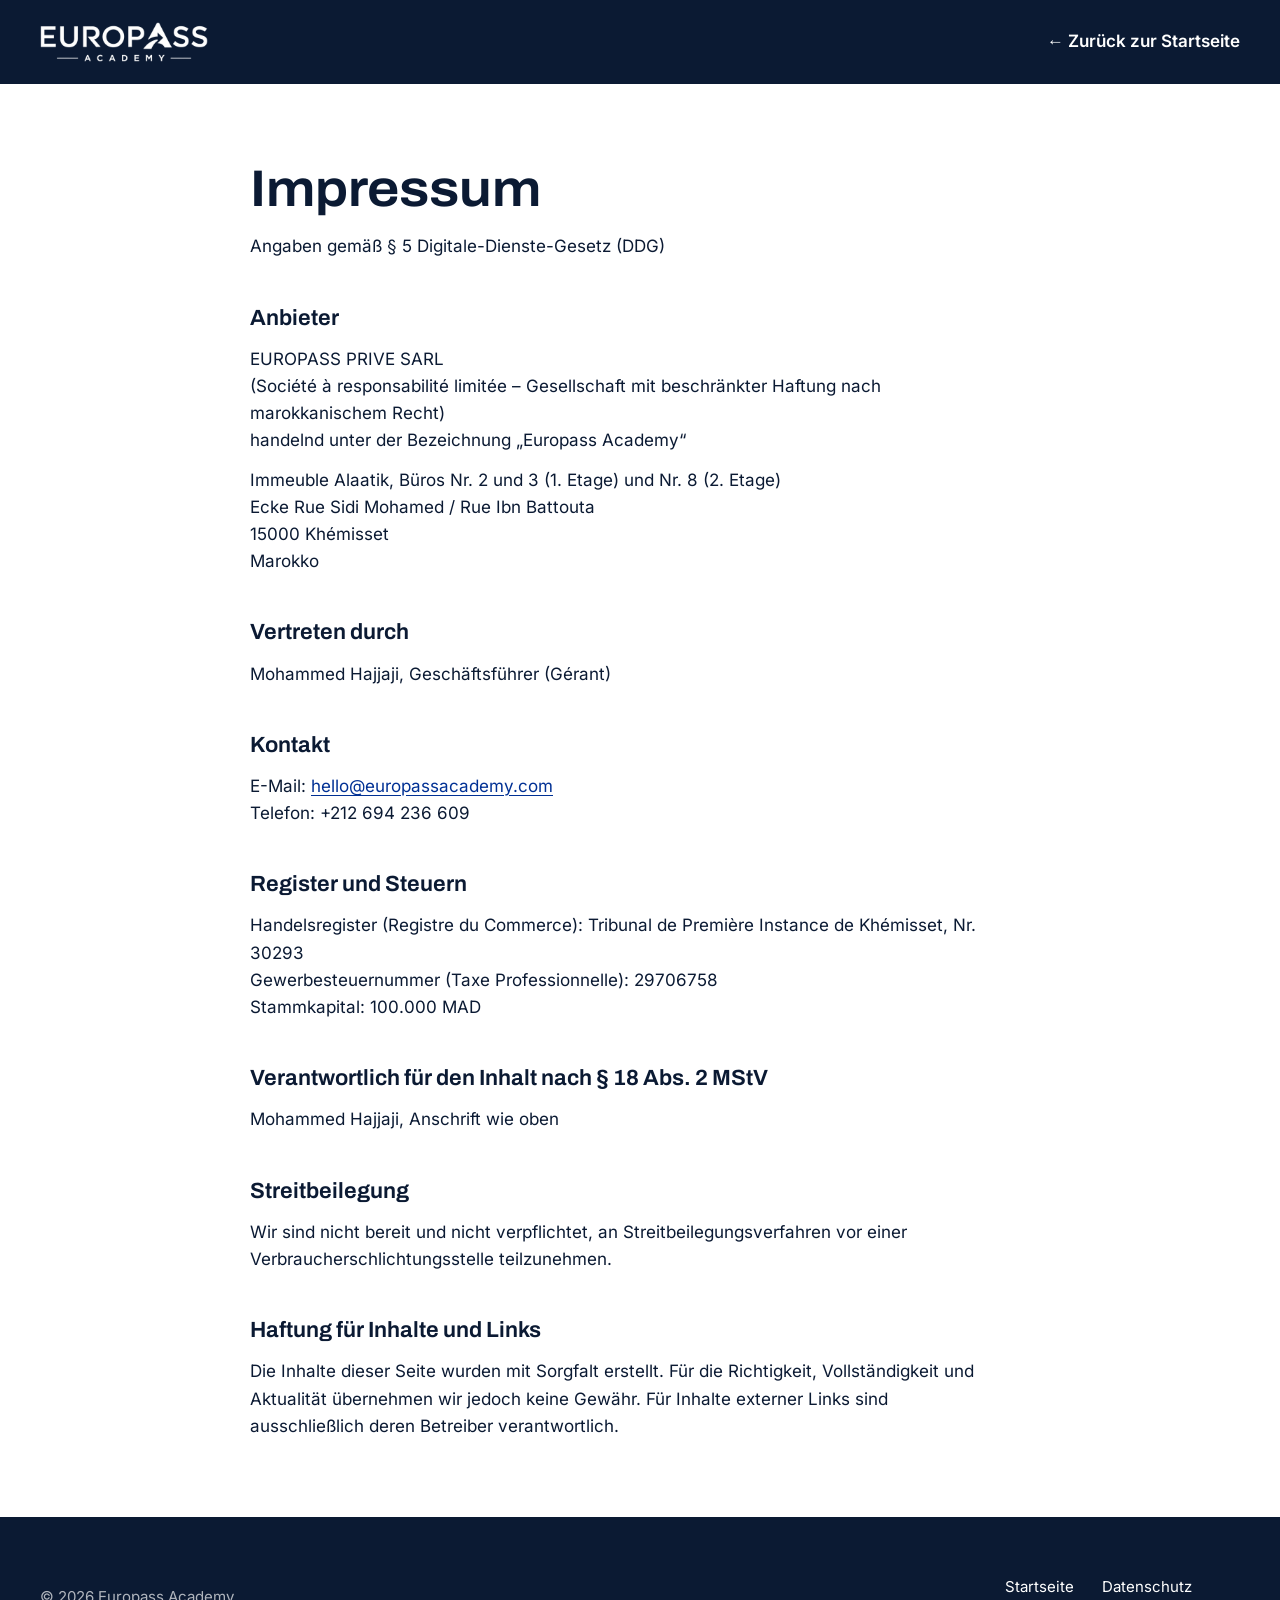
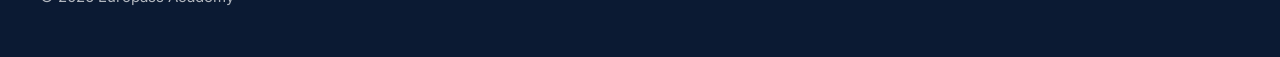
<file: impressum.html>
<!doctype html>
<html lang="de">
<head>
<meta charset="utf-8">
<meta name="viewport" content="width=device-width, initial-scale=1, viewport-fit=cover">
<title>Impressum – Europass Academy</title>
<meta name="robots" content="noindex, follow">
<link rel="stylesheet" href="css/main.css">
</head>
<body>
<header class="legal-header">
  <div class="wrap">
    <a href="index.html"><img src="assets/img/europass-logo-white.png" alt="Europass Academy – zur Startseite" width="168" height="40"></a>
    <a class="back" href="index.html">← Zurück zur Startseite</a>
  </div>
</header>
<main class="legal">
  <div class="wrap">
    <h1>Impressum</h1>
    <p>Angaben gemäß § 5 Digitale-Dienste-Gesetz (DDG)</p>

    <h2>Anbieter</h2>
    <p>EUROPASS PRIVE SARL<br>
    (Société à responsabilité limitée – Gesellschaft mit beschränkter Haftung nach marokkanischem Recht)<br>
    handelnd unter der Bezeichnung „Europass Academy“</p>
    <p>Immeuble Alaatik, Büros Nr. 2 und 3 (1. Etage) und Nr. 8 (2. Etage)<br>
    Ecke Rue Sidi Mohamed / Rue Ibn Battouta<br>
    15000 Khémisset<br>
    Marokko</p>

    <h2>Vertreten durch</h2>
    <p>Mohammed Hajjaji, Geschäftsführer (Gérant)</p>

    <h2>Kontakt</h2>
    <p>E-Mail: <a href="mailto:hello@europassacademy.com">hello@europassacademy.com</a><br>
    Telefon: +212 694 236 609</p>

    <h2>Register und Steuern</h2>
    <p>Handelsregister (Registre du Commerce): Tribunal de Première Instance de Khémisset, Nr. 30293<br>
    Gewerbesteuernummer (Taxe Professionnelle): 29706758<br>
    Stammkapital: 100.000 MAD</p>

    <h2>Verantwortlich für den Inhalt nach § 18 Abs. 2 MStV</h2>
    <p>Mohammed Hajjaji, Anschrift wie oben</p>

    <h2>Streitbeilegung</h2>
    <p>Wir sind nicht bereit und nicht verpflichtet, an Streitbeilegungsverfahren vor einer Verbraucherschlichtungsstelle teilzunehmen.</p>

    <h2>Haftung für Inhalte und Links</h2>
    <p>Die Inhalte dieser Seite wurden mit Sorgfalt erstellt. Für die Richtigkeit, Vollständigkeit und Aktualität übernehmen wir jedoch keine Gewähr. Für Inhalte externer Links sind ausschließlich deren Betreiber verantwortlich.</p>
  </div>
</main>
<footer class="site-footer">
  <div class="wrap site-footer__inner">
    <p>© 2026 Europass Academy</p>
    <nav class="site-footer__nav" aria-label="Rechtliches"><a href="index.html">Startseite</a><a href="datenschutz.html">Datenschutz</a></nav>
    <span></span>
  </div>
</footer>
</body>
</html>
</file>
<file: css/main.css>
/* =====================================================================
   Europass Academy – B2B-Landingpage Deutschland
   Konzept "Brücke": navy Kino-Bühne für den Film, königsblaue Bänder für
   Netzwerk und Kontakt, rot nur für Handlungen und Wegmarken.
   Schriften lokal gehostet (DSGVO: keine Verbindung zu Google Fonts).
   ===================================================================== */

@font-face {
  font-family: "Archivo";
  src: url("../assets/fonts/archivo-var.woff2") format("woff2");
  font-weight: 100 900;
  font-stretch: 62% 125%;
  font-display: swap;
}
@font-face {
  font-family: "Inter";
  src: url("../assets/fonts/inter-var.woff2") format("woff2");
  font-weight: 100 900;
  font-display: swap;
}
@font-face {
  font-family: "IBM Plex Mono";
  src: url("../assets/fonts/plex-mono-500.woff2") format("woff2");
  font-weight: 500;
  font-display: swap;
}

:root {
  /* Farbe */
  --navy: #0B1A33;
  --navy-2: #12264A;
  --blue: #003094;
  --blue-deep: #00226B;
  --blue-tint: #E7EDF9;
  --red: #CE0011;
  --red-deep: #A6000E;
  --white: #FFFFFF;
  --grey: #F4F6FA;
  --line: #DCE2EC;
  --line-dark: rgba(255, 255, 255, 0.18);
  --ink: #0B1A33;
  --muted: #47536B;
  --on-dark: rgba(255, 255, 255, 0.86);
  --on-dark-soft: rgba(255, 255, 255, 0.68);

  /* Schrift */
  --font-display: "Archivo", "Helvetica Neue", Arial, sans-serif;
  --font-body: "Inter", "Helvetica Neue", Arial, sans-serif;
  --font-mono: "IBM Plex Mono", ui-monospace, "SFMono-Regular", Menlo, monospace;

  --fs-hero: clamp(2.35rem, 0.9rem + 5.4vw, 5.5rem);
  --fs-statement: clamp(1.7rem, 1.1rem + 2.1vw, 2.75rem);
  --fs-h2: clamp(2rem, 1.3rem + 2.4vw, 3.25rem);
  --fs-h3: clamp(1.25rem, 1.1rem + 0.5vw, 1.5rem);
  --fs-lead: clamp(1.06rem, 1rem + 0.3vw, 1.25rem);
  --fs-body: 1.0625rem;
  --fs-small: 0.9375rem;
  --fs-label: 0.78rem;

  /* Raster */
  --max: 1232px;
  --gutter: max(clamp(16px, 4vw, 40px), env(safe-area-inset-left, 0px));
  --gutter-r: max(clamp(16px, 4vw, 40px), env(safe-area-inset-right, 0px));
  --section-y: clamp(72px, 6vw + 40px, 136px);
  --header-h: 76px;
  --ease: cubic-bezier(0.22, 0.61, 0.36, 1);

  color-scheme: light;
}

/* ---------- Basis ---------- */
*, *::before, *::after { box-sizing: border-box; }
html { -webkit-text-size-adjust: 100%; scroll-padding-top: calc(var(--header-h) + 12px); }
@media (prefers-reduced-motion: no-preference) { html { scroll-behavior: smooth; } }
body {
  margin: 0;
  background: var(--white);
  color: var(--ink);
  font-family: var(--font-body);
  font-size: var(--fs-body);
  line-height: 1.6;
  text-rendering: optimizeLegibility;
  -webkit-font-smoothing: antialiased;
  overflow-x: hidden;
}
img, video, svg { display: block; max-width: 100%; }
a { color: var(--blue); text-underline-offset: 3px; }
a:hover { color: var(--blue-deep); }
h1, h2, h3, p, ul, ol, dl, dd, figure { margin: 0; }
ul, ol { padding: 0; list-style: none; }
button, input, select, textarea { font: inherit; color: inherit; }
:focus-visible { outline: 3px solid var(--red); outline-offset: 3px; }
::selection { background: var(--blue); color: var(--white); }

.visually-hidden {
  position: absolute !important; width: 1px; height: 1px; overflow: hidden;
  clip: rect(0 0 0 0); clip-path: inset(50%); white-space: nowrap;
}
.skip-link {
  position: fixed; left: 16px; top: -100px; z-index: 100;
  background: var(--white); color: var(--blue); padding: 12px 18px; font-weight: 600;
}
.skip-link:focus { top: calc(env(safe-area-inset-top, 0px) + 12px); }

.wrap {
  width: 100%;
  max-width: calc(var(--max) + var(--gutter) + var(--gutter-r));
  margin-inline: auto;
  padding-left: var(--gutter);
  padding-right: var(--gutter-r);
}

/* ---------- Typo-Bausteine ---------- */
.eyebrow {
  display: inline-flex; align-items: center; gap: 12px;
  font-family: var(--font-mono); font-size: var(--fs-label); font-weight: 500;
  letter-spacing: 0.14em; text-transform: uppercase; color: var(--red);
}
.eyebrow--light { color: var(--on-dark); }
.eyebrow__mark { width: 32px; height: 2px; background: var(--red); flex: none; }

.h2 {
  font-family: var(--font-display); font-size: var(--fs-h2); font-weight: 650;
  font-stretch: 108%; line-height: 1.06; letter-spacing: -0.02em; text-wrap: balance;
}
.lead { font-size: var(--fs-lead); color: var(--muted); max-width: 60ch; margin-top: 20px; }
.statement {
  font-family: var(--font-display); font-size: var(--fs-statement); font-weight: 500;
  font-stretch: 104%; line-height: 1.22; letter-spacing: -0.012em; text-wrap: balance;
  max-width: 28ch;
}
.statement em { font-style: normal; color: var(--blue); box-shadow: inset 0 -0.12em 0 var(--blue-tint); }

/* ---------- Buttons ---------- */
.btn {
  display: inline-flex; align-items: center; justify-content: center; gap: 12px;
  min-height: 54px; padding: 15px 26px; border: 1.5px solid transparent; border-radius: 2px;
  font-family: var(--font-body); font-size: 1rem; font-weight: 600; line-height: 1.2;
  text-decoration: none; cursor: pointer; text-align: center;
  transition: background-color .2s var(--ease), color .2s var(--ease), border-color .2s var(--ease), transform .2s var(--ease);
}
.btn:hover { transform: translateY(-1px); }
.btn:active { transform: translateY(0); }
.btn--sm { min-height: 44px; padding: 10px 18px; font-size: 0.9375rem; }
.btn--red { background: var(--red); color: var(--white); }
.btn--red:hover { background: var(--red-deep); color: var(--white); }
.btn--blue { background: var(--blue); color: var(--white); }
.btn--blue:hover { background: var(--blue-deep); color: var(--white); }
.btn--outline-light { border-color: rgba(255,255,255,0.55); color: var(--white); background: transparent; }
.btn--outline-light:hover { border-color: var(--white); background: rgba(255,255,255,0.08); color: var(--white); }
.btn__icon { width: 18px; height: 18px; fill: none; stroke: currentColor; stroke-width: 2; flex: none; transition: transform .2s var(--ease); }
.btn:hover .btn__icon { transform: translateX(3px); }
.btn[disabled] { opacity: .65; cursor: progress; transform: none; }
.btn-row { display: flex; flex-wrap: wrap; gap: 12px; }

.link-arrow {
  display: inline-flex; align-items: center; gap: 10px; min-height: 44px;
  font-weight: 600; text-decoration: none; color: var(--blue);
  border-bottom: 1.5px solid currentColor; padding-bottom: 2px;
}
.link-arrow svg { width: 18px; height: 18px; fill: none; stroke: currentColor; stroke-width: 2; transition: transform .2s var(--ease); }
.link-arrow:hover svg { transform: translateX(4px); }

/* ---------- Header ---------- */
body::before {
  content: ""; position: fixed; inset: 0 0 auto; height: env(safe-area-inset-top, 0px);
  z-index: 51; background: var(--navy);
}
.site-header {
  position: fixed; top: env(safe-area-inset-top, 0px); left: 0; right: 0; z-index: 50;
  transition: background-color .3s var(--ease), box-shadow .3s var(--ease);
}
.site-header__inner {
  max-width: calc(var(--max) + var(--gutter) + var(--gutter-r)); margin-inline: auto;
  padding: 14px var(--gutter-r) 14px var(--gutter);
  min-height: var(--header-h);
  display: flex; align-items: center; justify-content: space-between; gap: 24px;
}
.brand { display: block; position: relative; width: clamp(150px, 14vw, 196px); flex: none; }
.brand__logo img { width: 100%; height: auto; }
.brand__logo--color { position: absolute; inset: 0; opacity: 0; transition: opacity .3s var(--ease); }
.brand__logo--light { transition: opacity .3s var(--ease); }

.site-nav { display: flex; align-items: center; gap: clamp(16px, 2.4vw, 36px); }
.site-nav__list { display: flex; gap: clamp(14px, 2vw, 30px); }
.site-nav__list a {
  position: relative; display: inline-flex; align-items: center; min-height: 44px;
  color: var(--white); text-decoration: none; font-size: 0.9375rem; font-weight: 500;
}
.site-nav__list a::after {
  content: ""; position: absolute; left: 0; right: 0; bottom: 8px; height: 1.5px;
  background: var(--red); transform: scaleX(0); transform-origin: left; transition: transform .25s var(--ease);
}
.site-nav__list a:hover::after, .site-nav__list a[aria-current="true"]::after { transform: scaleX(1); }

.site-header.is-solid { background: rgba(255,255,255,0.97); box-shadow: 0 1px 0 var(--line), 0 8px 24px rgba(11,26,51,0.06); }
.site-header.is-solid .brand__logo--color { opacity: 1; }
.site-header.is-solid .brand__logo--light { opacity: 0; }
.site-header.is-solid .site-nav__list a { color: var(--ink); }
.site-header.is-solid .nav-toggle { color: var(--ink); border-color: var(--line); }

.nav-toggle {
  display: none; align-items: center; gap: 10px; min-height: 44px; padding: 8px 14px;
  background: transparent; border: 1px solid rgba(255,255,255,0.4); border-radius: 2px;
  color: var(--white); cursor: pointer; font-size: 0.9375rem; font-weight: 600;
}
.nav-toggle__bars, .nav-toggle__bars::before, .nav-toggle__bars::after {
  display: block; width: 18px; height: 2px; background: currentColor; position: relative;
  transition: transform .25s var(--ease), background-color .2s;
}
.nav-toggle__bars::before, .nav-toggle__bars::after { content: ""; position: absolute; left: 0; }
.nav-toggle__bars::before { top: -6px; }
.nav-toggle__bars::after { top: 6px; }
.nav-toggle[aria-expanded="true"] .nav-toggle__bars { background: transparent; }
.nav-toggle[aria-expanded="true"] .nav-toggle__bars::before { transform: translateY(6px) rotate(45deg); }
.nav-toggle[aria-expanded="true"] .nav-toggle__bars::after { transform: translateY(-6px) rotate(-45deg); }

@media (max-width: 960px) {
  :root { --header-h: 68px; }
  .nav-toggle { display: inline-flex; }
  .site-nav {
    position: fixed; left: 0; right: 0; top: calc(env(safe-area-inset-top, 0px) + var(--header-h));
    flex-direction: column; align-items: stretch; gap: 8px;
    padding: 12px var(--gutter-r) calc(28px + env(safe-area-inset-bottom, 0px)) var(--gutter);
    background: var(--white); border-top: 1px solid var(--line);
    box-shadow: 0 24px 40px rgba(11,26,51,0.14);
    max-height: calc(100dvh - var(--header-h)); overflow-y: auto;
  }
  .js .site-nav:not(.is-open) { display: none; }
  .site-nav__list { flex-direction: column; gap: 0; }
  .site-nav__list a { color: var(--ink); font-size: 1.125rem; min-height: 56px; width: 100%; border-bottom: 1px solid var(--line); }
  .site-nav__list a::after { display: none; }
  .site-nav .btn { margin-top: 16px; min-height: 54px; }
  .site-header.is-menu { background: var(--white); }
  .site-header.is-menu .brand__logo--color { opacity: 1; }
  .site-header.is-menu .brand__logo--light { opacity: 0; }
  .site-header.is-menu .nav-toggle { color: var(--ink); border-color: var(--line); }
}

/* ---------- Hero ---------- */
.hero {
  position: relative; background: var(--navy); color: var(--white);
  padding-top: calc(var(--header-h) + clamp(28px, 3.6vw, 60px));
  padding-bottom: clamp(56px, 6vw, 96px);
  overflow: hidden; isolation: isolate;
}
.hero::before {
  /* feines Meridian-Raster als Verweis auf Breitengrade */
  content: ""; position: absolute; inset: 0; z-index: -1; pointer-events: none;
  background-image:
    linear-gradient(to right, rgba(255,255,255,0.045) 1px, transparent 1px);
  background-size: calc((100% - 2 * var(--gutter)) / 12) 100%;
  background-position: var(--gutter) 0;
}
.hero__intro {
  display: grid; grid-template-columns: repeat(12, minmax(0, 1fr));
  column-gap: clamp(16px, 2vw, 32px); row-gap: clamp(28px, 3.4vw, 48px); align-items: end;
}
.hero__intro > .hero__head { grid-column: 1 / -1; }
.hero__head { display: grid; gap: 28px; min-width: 0; }
.hero__title {
  font-family: var(--font-display); font-size: var(--fs-hero); font-weight: 700;
  font-stretch: 106%; line-height: 0.98; letter-spacing: -0.03em;
}
.hero__line { display: block; }
.hero__dot { color: var(--red); }
.hero__aside {
  grid-column: c-start / v-start; grid-row: 2; align-self: start; padding-top: 4px;
  display: grid; gap: 28px; min-width: 0; padding-right: clamp(24px, 3vw, 48px);
}
.hero__aside .btn-row { flex-direction: column; align-items: stretch; }
.hero__lead { font-size: var(--fs-lead); line-height: 1.55; color: var(--on-dark); max-width: 46ch; }

.hero__stage {
  margin-top: clamp(28px, 3.4vw, 52px);
  display: grid;
  grid-template-columns:
    [bleed-l] minmax(var(--gutter), 1fr)
    [c-start] minmax(0, calc(var(--max) * 0.31))
    [v-start] minmax(0, calc(var(--max) * 0.69))
    [c-end] minmax(var(--gutter-r), 1fr) [bleed-r];
  grid-template-rows: auto auto auto;
  column-gap: 0;
}
.hero__route {
  grid-column: v-start / c-end; grid-row: 1;
  display: flex; align-items: center; gap: 16px; margin-bottom: 18px; padding-left: clamp(20px, 3vw, 40px);
  font-family: var(--font-mono); font-size: var(--fs-label); letter-spacing: 0.08em; color: var(--on-dark-soft);
  text-transform: uppercase;
}
.route__end { display: inline-flex; align-items: center; gap: 10px; white-space: nowrap; }
.route__code { color: var(--white); }
.route__dot { width: 9px; height: 9px; border-radius: 50%; flex: none; }
.route__dot--red { background: var(--red); box-shadow: 0 0 0 4px rgba(206,0,17,0.25); }
.route__dot--white { background: var(--white); box-shadow: 0 0 0 4px rgba(255,255,255,0.18); }
.route__line { flex: 1 1 auto; height: 12px; min-width: 40px; overflow: visible; }
.route__line line { stroke: rgba(255,255,255,0.45); stroke-width: 1.5; stroke-dasharray: 4 6; vector-effect: non-scaling-stroke; }

.hero__facts {
  grid-column: v-start / c-end; grid-row: 3;
  display: grid; grid-template-columns: repeat(3, minmax(0, 1fr)); gap: clamp(16px, 2.4vw, 36px);
  margin-top: clamp(32px, 3.4vw, 48px); padding-left: clamp(20px, 3vw, 40px);
}
.hero__facts li { display: grid; gap: 2px; padding-top: 16px; border-top: 1px solid var(--line-dark); }
.hero__facts strong { font-family: var(--font-display); font-size: clamp(1.6rem, 1.2rem + 1vw, 2.2rem); font-weight: 650; font-stretch: 110%; line-height: 1.1; }
.hero__facts span { font-size: var(--fs-small); color: var(--on-dark-soft); }

.player--hero { grid-column: v-start / bleed-r; grid-row: 2; padding-left: clamp(20px, 3vw, 40px); position: relative; }
.player--hero::before {
  /* roter Rahmenversatz: die Brücke vom Text zum Film */
  content: ""; position: absolute; left: calc(clamp(20px, 3vw, 40px) - 14px); bottom: -14px; width: 38%; height: 58%;
  background: var(--red); z-index: 0;
}

/* ---------- Video-Player ---------- */
.player { position: relative; }
.player video, .player__cover {
  width: 100%; aspect-ratio: 16 / 9; max-width: 100%;
}
.player video { background: #000; object-fit: contain; position: relative; z-index: 1; }
.player--story video, .player--story .player__cover { aspect-ratio: 9 / 16; }
.player__cover {
  position: absolute; z-index: 2; top: 0; right: 0; bottom: 0; left: 0; width: auto;
  padding: 0; border: 0; margin: 0; cursor: pointer; overflow: hidden; background: var(--navy);
  color: var(--white); text-align: left;
}
.player--hero .player__cover { left: clamp(20px, 3vw, 40px); }
.player__cover picture { position: absolute; inset: 0; display: block; }
.player__poster { width: 100%; height: 100%; object-fit: cover; transition: transform .8s var(--ease); }
.player__cover:hover .player__poster { transform: scale(1.025); }
.player__scrim { position: absolute; inset: 0; background: linear-gradient(to top, rgba(11,26,51,0.78) 0%, rgba(11,26,51,0.1) 46%, rgba(11,26,51,0.05) 100%); }
.player__disc {
  position: absolute; left: 50%; top: 50%; width: clamp(72px, 7vw, 104px); aspect-ratio: 1; margin: 0;
  transform: translate(-50%, -50%); border-radius: 50%; background: var(--white);
  display: grid; place-items: center; box-shadow: 0 12px 36px rgba(0,0,0,0.3);
  transition: transform .3s var(--ease), background-color .3s var(--ease);
}
.player__disc::after {
  content: ""; position: absolute; inset: -10px; border-radius: 50%; border: 1.5px solid rgba(255,255,255,0.55);
  transition: inset .3s var(--ease), opacity .3s var(--ease);
}
.player__disc svg { width: 34%; height: 34%; fill: var(--red); margin-left: 6%; }
.player__cover:hover .player__disc { transform: translate(-50%, -50%) scale(1.06); }
.player__cover:hover .player__disc::after { inset: -16px; opacity: .6; }
.player__disc--sm { width: 64px; }
.player__disc--sm::after { inset: -7px; }
.player__meta { position: absolute; left: clamp(18px, 2.4vw, 32px); bottom: clamp(16px, 2.2vw, 28px); right: 18px; display: grid; gap: 4px; }
.player__kicker { font-family: var(--font-mono); font-size: var(--fs-label); letter-spacing: 0.12em; text-transform: uppercase; color: var(--on-dark); }
.player__title { font-family: var(--font-display); font-size: clamp(1.15rem, 1rem + 0.8vw, 1.6rem); font-weight: 600; font-stretch: 106%; }
.player.is-playing .player__cover { opacity: 0; visibility: hidden; transition: opacity .35s var(--ease), visibility 0s .35s; }

/* ---------- Sektionen ---------- */
.section { padding-block: var(--section-y); position: relative; }
.section--grey { background: var(--grey); }
.section--blue { background: var(--blue); color: var(--white); }
.section--navy { background: var(--navy); color: var(--white); }
.section--contact { background: var(--blue); color: var(--white); }

.split { display: grid; grid-template-columns: minmax(0, 3fr) minmax(0, 9fr); gap: clamp(24px, 4vw, 64px); }
.split--head { margin-bottom: clamp(40px, 5vw, 72px); align-items: start; }
.split--head .eyebrow, .split--intro .eyebrow { padding-top: 0.7em; }
.split > .eyebrow { align-self: start; }

/* A – Akademie */
.split--intro { margin-bottom: clamp(48px, 6vw, 88px); }
.matrix { border-top: 2px solid var(--ink); }
.matrix__head, .matrix__row {
  display: grid; grid-template-columns: minmax(0, 3fr) minmax(0, 4.5fr) minmax(0, 4.5fr);
  gap: clamp(16px, 3vw, 48px); padding-block: 20px; border-bottom: 1px solid var(--line);
}
.matrix__head { font-family: var(--font-mono); font-size: var(--fs-label); letter-spacing: 0.12em; text-transform: uppercase; color: var(--muted); padding-block: 14px; }
.matrix__head span:first-child, .matrix__row span:first-child { grid-column: 2; }
.matrix__head span:last-child, .matrix__row span:last-child { grid-column: 3; }
.matrix__row span:first-child { font-weight: 600; }
.matrix__row span:last-child { color: var(--muted); position: relative; padding-left: 28px; }
.matrix__row span:last-child::before {
  content: ""; position: absolute; left: 0; top: 0.72em; width: 16px; height: 2px; background: var(--red);
}
.matrix__row { transition: background-color .2s var(--ease); }
.matrix__row:hover { background: var(--grey); }

.notice {
  margin-top: 36px; display: grid; grid-template-columns: auto minmax(0, 1fr); gap: 16px;
  margin-left: calc((100% - 0px) * 3 / 12 + clamp(16px, 3vw, 48px) * 0.25);
  max-width: 760px; padding: 20px 24px; background: var(--blue-tint); color: var(--ink); font-size: var(--fs-small);
}
.notice__icon { width: 22px; height: 22px; fill: none; stroke: var(--blue); stroke-width: 1.8; margin-top: 2px; }

/* B – Netzwerk */
.split--network { grid-template-columns: minmax(0, 5fr) minmax(0, 7fr); align-items: center; }
.network__text { display: grid; gap: 24px; align-content: start; }
.network__lead { color: var(--on-dark); max-width: 46ch; }
.legend { display: grid; gap: 0; margin-top: 8px; border-top: 1px solid var(--line-dark); }
.legend__item { display: grid; grid-template-columns: minmax(0, 1fr) minmax(0, 1.4fr); gap: 16px; padding: 16px 0; border-bottom: 1px solid var(--line-dark); }
.legend dt { font-weight: 600; display: flex; align-items: center; gap: 12px; }
.legend dd { color: var(--on-dark-soft); font-size: var(--fs-small); align-self: center; }
.legend__dot { width: 12px; height: 12px; border-radius: 50%; background: var(--white); flex: none; }
.legend__dot--hub { background: var(--red); box-shadow: 0 0 0 4px rgba(255,255,255,0.9); width: 12px; height: 12px; }

.netmap { margin: 0; }
.netmap svg { width: 100%; height: auto; overflow: visible; }
.netmap__grid line { stroke: rgba(255,255,255,0.14); stroke-width: 1; }
.netmap__ticks text { fill: rgba(255,255,255,0.62); font-family: var(--font-mono); font-size: 11px; letter-spacing: 0.06em; }
.netmap__sea { fill: rgba(255,255,255,0.4); font-family: var(--font-display); font-style: italic; font-size: 15px; letter-spacing: 0.3em; text-transform: uppercase; }
.netmap__links path { stroke: var(--white); stroke-width: 1.5; fill: none; }
.netmap__de { stroke: rgba(255,255,255,0.75); stroke-width: 1.5; fill: none; stroke-dasharray: 5 7; }
.netmap__de-label { fill: var(--white); font-family: var(--font-mono); font-size: 12px; letter-spacing: 0.1em; text-transform: uppercase; }
.netmap__school circle { fill: var(--white); stroke: var(--blue); stroke-width: 2.5; }
.netmap__hub { fill: var(--red); stroke: var(--white); stroke-width: 4; }
.netmap__pulse { fill: none; stroke: var(--white); stroke-width: 1.5; opacity: .6; transform-origin: 454px 177px; }
.netmap__ref { fill: rgba(255,255,255,0.5); }
.netmap__ref-label { fill: rgba(255,255,255,0.6); font-size: 12px; font-family: var(--font-body); }
.netmap__label { fill: var(--white); font-family: var(--font-display); font-weight: 650; font-size: 19px; font-stretch: 108%; }
.netmap__label--hub { font-size: 22px; }
.netmap__sub { fill: rgba(255,255,255,0.72); font-family: var(--font-body); font-size: 13px; }
.netmap figcaption { margin-top: 12px; font-size: 0.8125rem; color: var(--on-dark-soft); text-align: right; }

/* C – Erfahrung */
.figures { display: grid; grid-template-columns: minmax(0, 1fr) minmax(0, 1fr) minmax(0, 1.6fr); border-top: 2px solid var(--blue); }
.figure { padding: clamp(24px, 3vw, 40px) clamp(16px, 2.4vw, 36px) 8px 0; display: grid; gap: 14px; align-content: start; }
.figure + .figure { padding-left: clamp(16px, 2.4vw, 36px); border-left: 1px solid var(--line); }
.figure__num {
  font-family: var(--font-display); font-weight: 700; font-stretch: 118%;
  font-size: clamp(3.6rem, 2rem + 5vw, 7rem); line-height: 0.9; letter-spacing: -0.04em; color: var(--blue);
  font-variant-numeric: tabular-nums; display: flex; align-items: baseline; gap: 10px; flex-wrap: wrap;
}
.figure__unit { font-size: 0.24em; font-weight: 600; letter-spacing: 0; color: var(--ink); font-stretch: 100%; }
.figure__label { color: var(--muted); max-width: 30ch; }
.cefr { display: grid; grid-template-columns: repeat(6, minmax(0, 1fr)); gap: 4px; margin-top: 10px; max-width: 420px; }
.cefr li {
  font-family: var(--font-mono); font-size: 0.8125rem; text-align: center; padding: 10px 0 8px;
  background: var(--grey); color: #7A859A; border-top: 3px solid var(--line);
}
.cefr li.is-on { background: var(--blue-tint); color: var(--blue); border-top-color: var(--blue); }
.cefr li.is-top { background: var(--blue); color: var(--white); border-top-color: var(--red); }

/* G – Einblicke */
.split--stories { grid-template-columns: minmax(0, 5fr) minmax(0, 7fr); align-items: center; }
.stories__text { display: grid; gap: 22px; justify-items: start; max-width: 460px; }
.stories__text p { color: var(--muted); }
.stories { display: grid; grid-template-columns: repeat(2, minmax(0, 300px)); gap: clamp(16px, 3vw, 40px); justify-content: center; align-items: start; }
.story { display: grid; gap: 14px; }
.story--offset { margin-top: clamp(32px, 6vw, 88px); }
.story .player { box-shadow: 0 18px 40px rgba(11,26,51,0.14); }
.story figcaption { display: grid; gap: 2px; border-left: 2px solid var(--red); padding-left: 14px; }
.story__meta { font-family: var(--font-mono); font-size: var(--fs-label); letter-spacing: 0.12em; text-transform: uppercase; color: var(--muted); }
.story__title { font-weight: 600; font-size: 1.0625rem; line-height: 1.35; }

/* D – Leistungen */
.services { display: grid; grid-template-columns: minmax(0, 5fr) minmax(0, 7fr); column-gap: clamp(24px, 4vw, 72px); }
.service { display: contents; }
.service__head { grid-column: 1; font-size: inherit; font-weight: inherit; }
.service__tab {
  width: 100%; display: grid; grid-template-columns: 44px minmax(0, 1fr) 24px; align-items: center; gap: 12px;
  padding: 20px 4px 20px 0; background: none; border: 0; border-bottom: 1px solid var(--line);
  font-family: var(--font-display); font-size: var(--fs-h3); font-weight: 600; font-stretch: 104%;
  text-align: left; cursor: pointer; color: var(--muted); min-height: 64px;
  transition: color .2s var(--ease);
}
.service:first-child .service__tab { border-top: 1px solid var(--line); }
.service__no { font-family: var(--font-mono); font-size: 0.8125rem; font-weight: 500; color: var(--muted); letter-spacing: 0.08em; }
.service__chev { width: 20px; height: 20px; fill: none; stroke: currentColor; stroke-width: 2; opacity: 0; transform: translateX(-6px); transition: opacity .2s, transform .25s var(--ease); }
.service__tab:hover { color: var(--ink); }
.service__tab:hover .service__chev { opacity: .5; transform: none; }
.service__tab[aria-expanded="true"] { color: var(--blue); }
.service__tab[aria-expanded="true"] .service__no { color: var(--red); }
.service__tab[aria-expanded="true"] .service__chev { opacity: 1; transform: none; color: var(--red); }
.service__panel {
  grid-column: 2; grid-row: 1 / span 6; align-self: start;
  background: var(--grey); padding: clamp(28px, 4vw, 56px); display: grid; gap: 18px; position: relative;
  border-top: 3px solid var(--blue);
}
.service__panel > p:not([class]) { font-size: var(--fs-lead); line-height: 1.6; max-width: 52ch; }
.service__kicker { font-family: var(--font-mono); font-size: var(--fs-label); letter-spacing: 0.14em; text-transform: uppercase; color: var(--red); }
.service__title { font-family: var(--font-display); font-size: clamp(1.8rem, 1.2rem + 2vw, 2.75rem); font-weight: 650; font-stretch: 108%; line-height: 1.08; letter-spacing: -0.02em; color: var(--blue); }
.service__result { margin-top: 10px; padding-top: 20px; border-top: 1px solid var(--line); display: grid; gap: 4px; font-weight: 600; }
.service__result span { font-family: var(--font-mono); font-size: var(--fs-label); letter-spacing: 0.12em; text-transform: uppercase; color: var(--muted); font-weight: 500; }
.js .service__panel[hidden] { display: none; }
@media (prefers-reduced-motion: no-preference) {
  .service__panel:not([hidden]) { animation: panel-in .45s var(--ease); }
}
@keyframes panel-in { from { opacity: 0; transform: translateY(10px); } to { opacity: 1; transform: none; } }

/* E – Berufsfelder */
.fields { display: grid; grid-template-columns: repeat(2, minmax(0, 1fr)); gap: clamp(32px, 5vw, 80px); }
.fields__cat { display: flex; align-items: center; gap: 12px; font-family: var(--font-mono); font-size: var(--fs-label); letter-spacing: 0.14em; text-transform: uppercase; color: var(--muted); padding-bottom: 16px; border-bottom: 2px solid var(--ink); }
.fields__swatch { width: 12px; height: 12px; flex: none; }
.fields__swatch--blue { background: var(--blue); }
.fields__swatch--red { background: var(--red); }
.fields__list li {
  position: relative; display: grid; gap: 4px; padding: 26px 0 24px 0; border-bottom: 1px solid var(--line);
  transition: padding-left .3s var(--ease);
}
.fields__list li::before {
  content: ""; position: absolute; left: 0; top: 50%; width: 0; height: 2px; background: var(--red);
  transition: width .3s var(--ease);
}
.fields__list li:hover { padding-left: 32px; }
.fields__list li:hover::before { width: 18px; }
.fields__name { font-family: var(--font-display); font-size: clamp(1.4rem, 1.1rem + 1.1vw, 2rem); font-weight: 600; font-stretch: 106%; line-height: 1.15; letter-spacing: -0.01em; }
.fields__desc { color: var(--muted); font-size: var(--fs-small); }

/* F – Ablauf */
.split--process { grid-template-columns: minmax(0, 5fr) minmax(0, 7fr); align-items: start; }
.process__intro { display: grid; gap: 22px; justify-items: start; position: sticky; top: calc(var(--header-h) + 40px); }
.process__intro .lead { margin-top: 0; }
.timeline { position: relative; padding-left: 0; }
.timeline__rail { position: absolute; left: 27px; top: 28px; bottom: 28px; width: 2px; background: var(--line); }
.timeline__fill { position: absolute; left: 0; top: 0; width: 100%; height: var(--progress, 0%); background: var(--blue); }
.timeline__list { display: grid; gap: 0; }
.step { position: relative; display: grid; grid-template-columns: 56px minmax(0, 1fr); gap: clamp(16px, 2.4vw, 32px); padding-bottom: clamp(32px, 4vw, 52px); }
.step:last-child { padding-bottom: 0; }
.step__no {
  position: relative; z-index: 1; width: 56px; height: 56px; display: grid; place-items: center; border-radius: 50%;
  background: var(--white); border: 2px solid var(--line); color: var(--muted);
  font-family: var(--font-display); font-weight: 650; font-size: 1.25rem; font-variant-numeric: tabular-nums;
  transition: background-color .35s var(--ease), border-color .35s var(--ease), color .35s var(--ease), transform .35s var(--ease);
}
.step__body { padding-top: 6px; display: grid; gap: 6px; }
.step__body > p:last-child { color: var(--muted); max-width: 52ch; }
.step__title { font-family: var(--font-display); font-size: var(--fs-h3); font-weight: 600; font-stretch: 104%; line-height: 1.25; }
.step__who {
  justify-self: start; font-family: var(--font-mono); font-size: 0.72rem; letter-spacing: 0.12em; text-transform: uppercase;
  padding: 3px 8px; background: var(--blue-tint); color: var(--blue);
}
.step__who--both { background: var(--grey); color: var(--muted); }
.step__who--you { background: #FBE5E7; color: var(--red-deep); }
.step.is-active .step__no { background: var(--blue); border-color: var(--blue); color: var(--white); }
.step:last-child.is-active .step__no { background: var(--red); border-color: var(--red); }
.no-js .step .step__no, .is-static .step .step__no { background: var(--blue); border-color: var(--blue); color: var(--white); }

/* Kooperation */
.split--coop { grid-template-columns: minmax(0, 7fr) minmax(0, 5fr); gap: clamp(40px, 6vw, 104px); align-items: start; }
.split--coop > div:first-child { display: grid; gap: 24px; justify-items: start; }
.coop__lead { color: var(--on-dark); max-width: 52ch; }
.modules { border: 0; padding: 0; margin: 8px 0 8px; display: grid; gap: 10px; width: 100%; }
.module {
  position: relative; display: grid; grid-template-columns: 26px minmax(0, 1fr); align-items: center; gap: 16px;
  padding: 18px 22px; border: 1px solid var(--line-dark); cursor: pointer; min-height: 64px;
  transition: border-color .2s var(--ease), background-color .2s var(--ease);
}
.module:hover { border-color: rgba(255,255,255,0.5); }
.module input { position: absolute; opacity: 0; width: 1px; height: 1px; }
.module__box { width: 24px; height: 24px; border: 1.5px solid rgba(255,255,255,0.6); display: grid; place-items: center; transition: background-color .2s, border-color .2s; }
.module__box::after { content: ""; width: 11px; height: 6px; border-left: 2px solid var(--white); border-bottom: 2px solid var(--white); transform: rotate(-45deg) translate(1px, -1px) scale(0); transition: transform .2s var(--ease); }
.module__text { font-family: var(--font-display); font-size: 1.125rem; font-weight: 600; font-stretch: 104%; }
.module input:checked ~ .module__box { background: var(--red); border-color: var(--red); }
.module input:checked ~ .module__box::after { transform: rotate(-45deg) translate(1px, -1px) scale(1); }
.module:has(input:checked) { border-color: var(--white); background: rgba(255,255,255,0.06); }
.module input:focus-visible ~ .module__box { outline: 3px solid var(--red); outline-offset: 3px; }
.modules__count { font-size: var(--fs-small); color: var(--on-dark-soft); min-height: 1.5em; }

.why { padding: clamp(28px, 3vw, 44px); background: var(--navy-2); border-top: 3px solid var(--red); }
.why__title { font-family: var(--font-display); font-size: var(--fs-h3); font-weight: 650; font-stretch: 106%; margin-bottom: 12px; }
.why__list li { display: grid; gap: 2px; padding: 14px 0; border-bottom: 1px solid var(--line-dark); color: var(--on-dark-soft); font-size: var(--fs-small); }
.why__list li:last-child { border-bottom: 0; padding-bottom: 0; }
.why__list strong { color: var(--white); font-size: 1rem; font-weight: 600; }

/* Kontakt */
.split--contact { grid-template-columns: minmax(0, 5fr) minmax(0, 7fr); gap: clamp(40px, 6vw, 96px); align-items: start; }
.contact__intro { display: grid; gap: 24px; align-content: start; }
.contact__lead { color: var(--on-dark); font-size: var(--fs-lead); max-width: 44ch; }
.person { display: flex; align-items: center; gap: 18px; padding-top: 12px; }
.person__mono {
  width: 64px; height: 64px; flex: none; display: grid; place-items: center; border-radius: 50%;
  background: var(--white); color: var(--blue); font-family: var(--font-display); font-weight: 700; font-size: 1.25rem; font-stretch: 112%;
  box-shadow: 0 0 0 4px rgba(255,255,255,0.18);
}
.person__name { font-family: var(--font-display); font-size: 1.375rem; font-weight: 650; font-stretch: 106%; }
.person__role { color: var(--on-dark-soft); font-size: var(--fs-small); }
.contact__lines { border-top: 1px solid var(--line-dark); }
.contact__lines li { display: grid; grid-template-columns: 96px minmax(0, 1fr); gap: 12px; padding: 14px 0; border-bottom: 1px solid var(--line-dark); align-items: center; }
.contact__key { font-family: var(--font-mono); font-size: var(--fs-label); letter-spacing: 0.12em; text-transform: uppercase; color: var(--on-dark-soft); }
.contact__lines a { color: var(--white); font-weight: 600; text-decoration: none; overflow-wrap: anywhere; user-select: all; min-height: 32px; display: inline-flex; align-items: center; }
.contact__lines a:hover { text-decoration: underline; color: var(--white); }

.form-card { background: var(--white); color: var(--ink); padding: clamp(24px, 4vw, 52px); box-shadow: 0 40px 80px rgba(0,16,60,0.35); position: relative; }
.form-card::before { content: ""; position: absolute; left: 0; top: 0; width: 96px; height: 4px; background: var(--red); }
.form__title { font-family: var(--font-display); font-size: var(--fs-h3); font-weight: 650; font-stretch: 106%; margin-bottom: 24px; }
.form__grid { display: grid; grid-template-columns: repeat(2, minmax(0, 1fr)); gap: 18px 20px; }
.field { display: grid; gap: 6px; align-content: start; min-width: 0; }
.field--full { grid-column: 1 / -1; }
.field label { font-size: 0.875rem; font-weight: 600; }
.req { color: var(--red); }
.field input[type="text"], .field input[type="email"], .field select, .field textarea {
  width: 100%; min-height: 50px; padding: 12px 14px; border: 1px solid #B9C3D3; border-radius: 2px; background: var(--white);
  font-size: 1rem; color: var(--ink); transition: border-color .2s, box-shadow .2s;
}
.field select { appearance: none; padding-right: 44px; background-image: url("data:image/svg+xml,%3Csvg xmlns='http://www.w3.org/2000/svg' width='12' height='8' viewBox='0 0 12 8'%3E%3Cpath d='M1 1.5l5 5 5-5' fill='none' stroke='%230B1A33' stroke-width='1.8'/%3E%3C/svg%3E"); background-repeat: no-repeat; background-position: right 16px center; }
.field textarea { resize: vertical; min-height: 132px; }
.field input:hover, .field select:hover, .field textarea:hover { border-color: #8D9AB0; }
.field input:focus, .field select:focus, .field textarea:focus { outline: none; border-color: var(--blue); box-shadow: 0 0 0 3px rgba(0,48,148,0.18); }
.field__error { display: none; font-size: 0.8125rem; color: var(--red-deep); font-weight: 500; }
.field.is-invalid input, .field.is-invalid select, .field.is-invalid textarea { border-color: var(--red); }
.field.is-invalid .field__error { display: block; }
.field--hp { position: absolute; left: -9999px; width: 1px; height: 1px; overflow: hidden; }
.consent { display: grid; grid-template-columns: 22px minmax(0, 1fr); gap: 12px; align-items: start; font-size: 0.875rem !important; font-weight: 400 !important; color: var(--muted); line-height: 1.5; cursor: pointer; }
.consent input { width: 20px; height: 20px; margin: 1px 0 0; accent-color: var(--blue); cursor: pointer; }
.form__foot { margin-top: 26px; display: flex; flex-wrap: wrap; align-items: center; justify-content: space-between; gap: 16px; }
.form__note { font-size: 0.8125rem; color: var(--muted); }
.form__status { margin-top: 22px; padding: 18px 20px; font-size: var(--fs-small); border-left: 3px solid var(--blue); background: var(--blue-tint); }
.form__status.is-error { border-left-color: var(--red); background: #FBE5E7; }
.form__status.is-success { border-left-color: #1A7F4B; background: #E5F4EC; }
.form__status strong { display: block; margin-bottom: 4px; }
.form__status a { font-weight: 600; }
.form__status .btn { margin-top: 12px; min-height: 46px; }

/* Footer */
.site-footer { background: var(--navy); color: var(--on-dark-soft); padding-block: 48px calc(48px + env(safe-area-inset-bottom, 0px)); font-size: var(--fs-small); }
.site-footer__inner { display: grid; grid-template-columns: minmax(0, 1fr) auto auto; gap: 24px 48px; align-items: end; }
.site-footer__brand { display: grid; gap: 16px; }
.site-footer__brand img { width: 168px; height: auto; }
.site-footer address { font-style: normal; line-height: 1.55; }
.site-footer__nav { display: flex; flex-wrap: wrap; gap: 8px 28px; }
.site-footer__nav a { color: var(--white); text-decoration: none; min-height: 44px; display: inline-flex; align-items: center; }
.site-footer__nav a:hover { color: var(--white); text-decoration: underline; }

/* Mobile CTA */
.mobile-cta { display: none; }
@media (max-width: 760px) {
  .mobile-cta {
    position: fixed; left: 0; right: 0; bottom: 0; z-index: 40; display: flex; align-items: center; justify-content: center;
    min-height: 56px; padding: 12px var(--gutter-r) calc(12px + env(safe-area-inset-bottom, 0px)) var(--gutter);
    background: var(--red); color: var(--white); font-weight: 600; text-decoration: none;
    transform: translateY(110%); transition: transform .3s var(--ease);
    box-shadow: 0 -8px 24px rgba(11,26,51,0.2);
  }
  .mobile-cta.is-visible { transform: none; }
  .mobile-cta:hover { color: var(--white); }
}

/* ---------- Reveal & Ladeanimation ---------- */
@media (prefers-reduced-motion: no-preference) {
  .js .reveal { transform: translateY(22px); opacity: 0.25; transition: transform .8s var(--ease), opacity .8s var(--ease); }
  .js .reveal.is-visible { transform: none; opacity: 1; }

  .hero__line { animation: rise .9s var(--ease) both; }
  .hero__line:nth-child(2) { animation-delay: .08s; }
  .hero__line:nth-child(3) { animation-delay: .16s; }
  .hero__aside { animation: fade .9s .3s var(--ease) both; }
  .route__line line { stroke-dashoffset: 600; animation: draw 1.6s .5s var(--ease) forwards; }
  .player--hero { animation: rise 1s .25s var(--ease) both; }
  .netmap__pulse { animation: pulse 2.8s var(--ease) infinite; }
}
@keyframes rise { from { opacity: 0; transform: translateY(26px); } to { opacity: 1; transform: none; } }
@keyframes fade { from { opacity: 0; } to { opacity: 1; } }
@keyframes draw { to { stroke-dashoffset: 0; } }
@keyframes pulse { 0% { transform: scale(1); opacity: .7; } 100% { transform: scale(2.6); opacity: 0; } }

@media (prefers-reduced-motion: reduce) {
  *, *::before, *::after { animation-duration: 0.01ms !important; animation-iteration-count: 1 !important; transition-duration: 0.01ms !important; }
  .netmap__pulse { display: none; }
}

/* ---------- Responsiv ---------- */
@media (max-width: 1100px) {
  .figures { grid-template-columns: repeat(2, minmax(0, 1fr)); }
  .figure--wide { grid-column: 1 / -1; border-left: 0 !important; padding-left: 0 !important; border-top: 1px solid var(--line); margin-top: 16px; }
}

@media (max-width: 960px) {
  .split, .split--network, .split--stories, .split--process, .split--coop, .split--contact { grid-template-columns: minmax(0, 1fr); }
  .split--head .eyebrow, .split--intro .eyebrow { padding-top: 0; }
  .hero__stage { grid-template-columns: [bleed-l] var(--gutter) [c-start v-start] minmax(0, 1fr) [c-end] var(--gutter-r) [bleed-r]; }
  .hero__route { grid-column: c-start / c-end; padding-left: 0; }
  .player--hero { grid-column: c-start / c-end; padding-left: 0; }
  .player--hero .player__cover { left: 0; }
  .player--hero::before { left: -10px; bottom: -10px; }
  .hero__aside { grid-column: c-start / c-end; grid-row: 1; padding-right: 0; margin-bottom: 40px; max-width: 640px; }
  .hero__aside .btn-row { flex-direction: row; align-items: center; }
  .hero__route { grid-row: 2; }
  .player--hero { grid-row: 3; }
  .hero__facts { grid-column: c-start / c-end; grid-row: 4; padding: 0; margin-top: 40px; }
  .matrix__head, .matrix__row { grid-template-columns: minmax(0, 1fr) minmax(0, 1fr); }
  .matrix__head span:first-child, .matrix__row span:first-child { grid-column: 1; }
  .matrix__head span:last-child, .matrix__row span:last-child { grid-column: 2; }
  .notice { margin-left: 0; }
  .process__intro { position: static; }
  .services { grid-template-columns: minmax(0, 1fr); }
  .service { display: block; }
  .service__panel { grid-row: auto; grid-column: auto; margin-bottom: 8px; border-top: 0; }
  .service__chev { opacity: .6; transform: rotate(90deg); }
  .service__kicker, .service__title { display: none; }
  .service__panel { padding: 22px 20px 26px; }
  .service__tab { color: var(--ink); }
  .service__tab[aria-expanded="true"] .service__chev { transform: rotate(-90deg); }
  .stories { justify-content: start; }
}

@media (max-width: 640px) {
  :root { --fs-body: 1rem; }
  .hero__route { font-size: 0.68rem; gap: 10px; }
  .hero__line { display: inline; }
  .route__hide-sm { display: none; }
  .hero__facts { grid-template-columns: minmax(0, 1fr); gap: 0; margin-top: 32px; }
  .hero__aside .btn-row { flex-direction: column; align-items: stretch; }
  .hero__facts li { grid-template-columns: minmax(0, 1fr) minmax(0, 1.3fr); align-items: baseline; gap: 12px; padding: 14px 0; }
  .hero__facts li:last-child { border-bottom: 1px solid var(--line-dark); }
  .hero__facts strong { font-size: 1.5rem; }
  .btn-row .btn { width: 100%; }
  .matrix__head { display: none; }
  .matrix__row { grid-template-columns: minmax(0, 1fr); gap: 6px; padding-block: 18px; }
  .matrix__row span:first-child, .matrix__row span:last-child { grid-column: 1; }
  .figures { grid-template-columns: minmax(0, 1fr); }
  .figure + .figure { border-left: 0; padding-left: 0; border-top: 1px solid var(--line); }
  .figure--wide { margin-top: 0; }
  .fields { grid-template-columns: minmax(0, 1fr); }
  .stories { grid-template-columns: repeat(2, minmax(0, 1fr)); gap: 14px; }
  .story--offset { margin-top: 40px; }
  .player__disc--sm { width: 52px; }
  .form__grid { grid-template-columns: minmax(0, 1fr); }
  .form__foot .btn { width: 100%; }
  .legend__item { grid-template-columns: minmax(0, 1fr); gap: 2px; }
  .contact__lines li { grid-template-columns: minmax(0, 1fr); gap: 2px; }
  .site-footer__inner { grid-template-columns: minmax(0, 1fr); align-items: start; }
  .site-footer { padding-bottom: calc(96px + env(safe-area-inset-bottom, 0px)); }
  .netmap__ticks text { font-size: 14px; }
  .netmap__label { font-size: 24px; }
  .netmap__sub { font-size: 16px; }
  .netmap__de-label { font-size: 14px; }
}

/* ---------- Rechtsseiten ---------- */
.legal-header { background: var(--navy); padding-block: calc(env(safe-area-inset-top, 0px) + 20px) 20px; }
.legal-header .wrap { display: flex; align-items: center; justify-content: space-between; gap: 16px; flex-wrap: wrap; }
.legal-header img { width: 168px; height: auto; }
.legal-header a.back { color: var(--white); text-decoration: none; font-weight: 600; min-height: 44px; display: inline-flex; align-items: center; }
.legal { padding-block: clamp(48px, 6vw, 96px); }
.legal .wrap { max-width: calc(780px + var(--gutter) + var(--gutter-r)); }
.legal h1 { font-family: var(--font-display); font-size: var(--fs-h2); font-weight: 650; font-stretch: 108%; line-height: 1.1; margin-bottom: 16px; }
.legal h2 { font-family: var(--font-display); font-size: 1.375rem; font-weight: 650; margin: 40px 0 10px; }
.legal p, .legal li { color: var(--ink); max-width: 68ch; }
.legal p + p { margin-top: 12px; }
.legal ul { list-style: disc; padding-left: 1.2em; margin-top: 8px; display: grid; gap: 4px; }
.legal .todo { background: #FFF4CC; padding: 0 4px; }
.legal .draft-note { padding: 16px 20px; background: #FFF4CC; border-left: 3px solid #C99A00; margin-bottom: 32px; font-size: var(--fs-small); }
</file>
